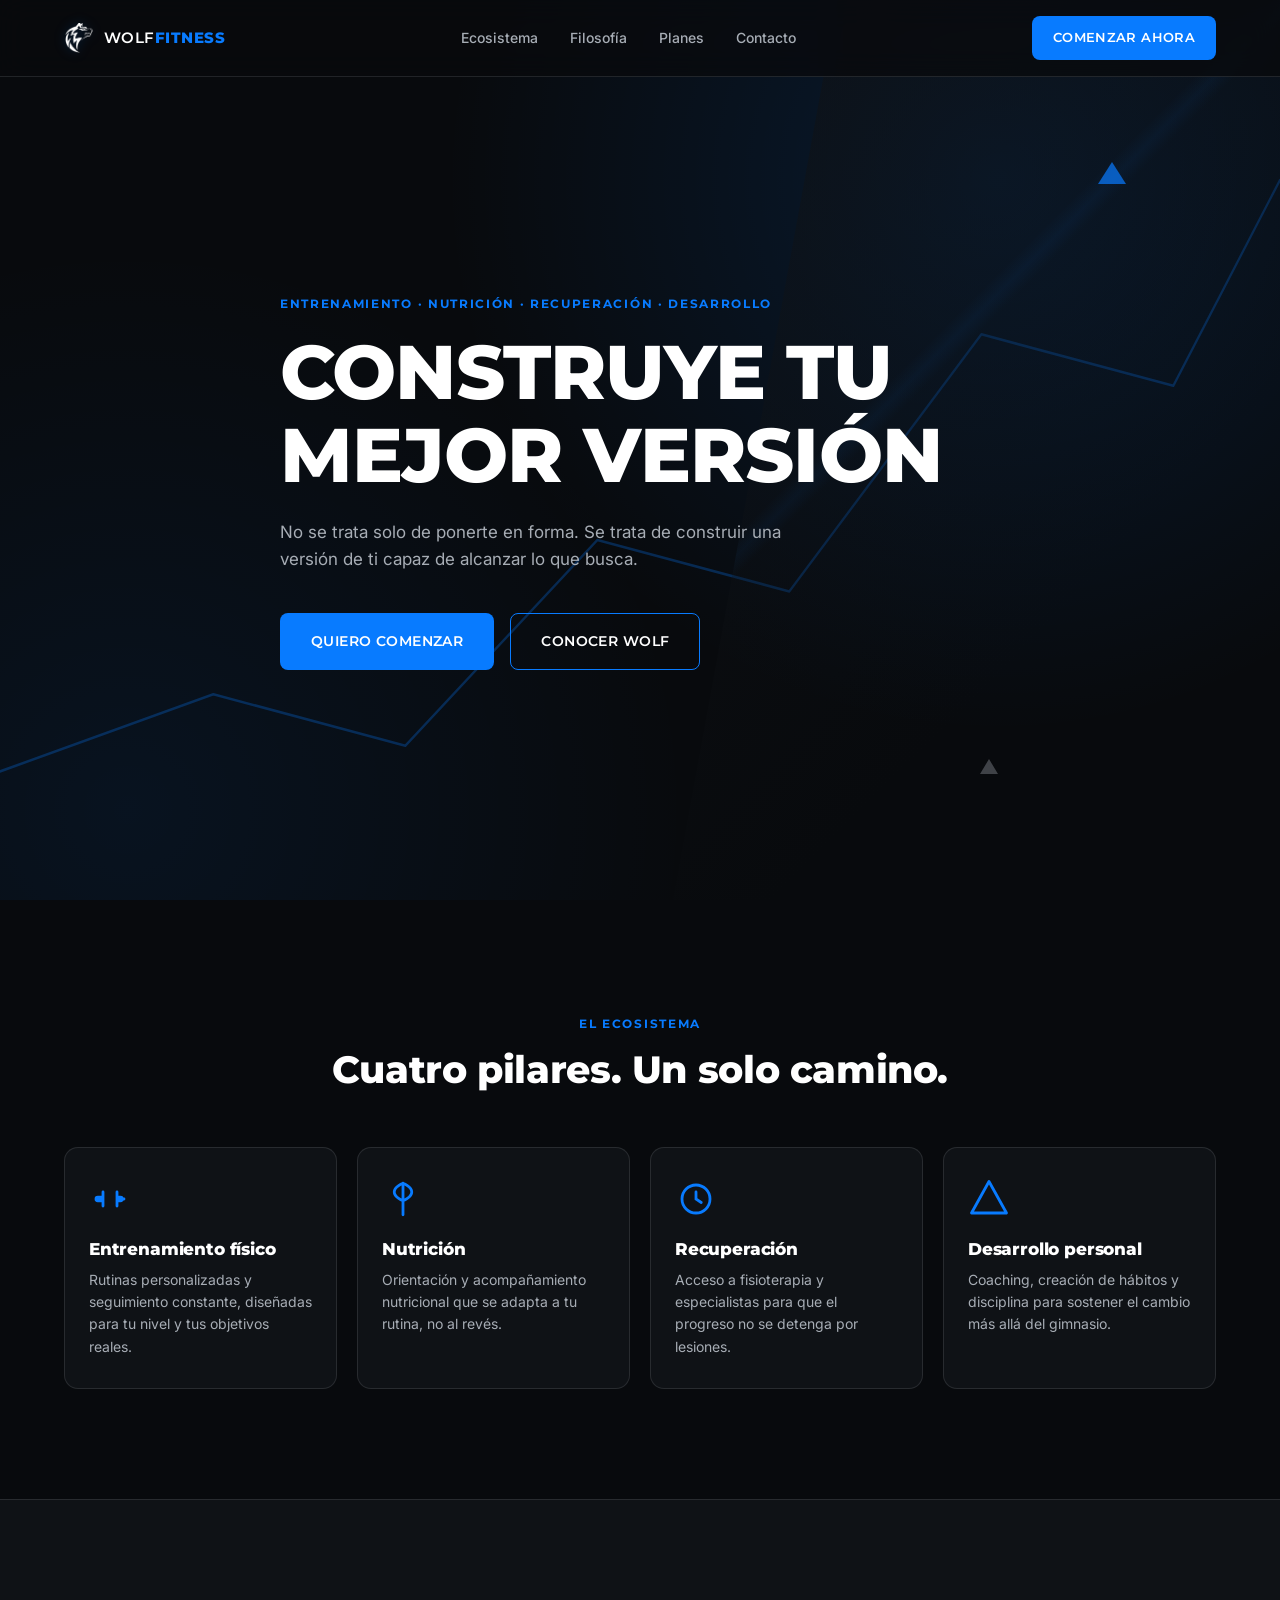
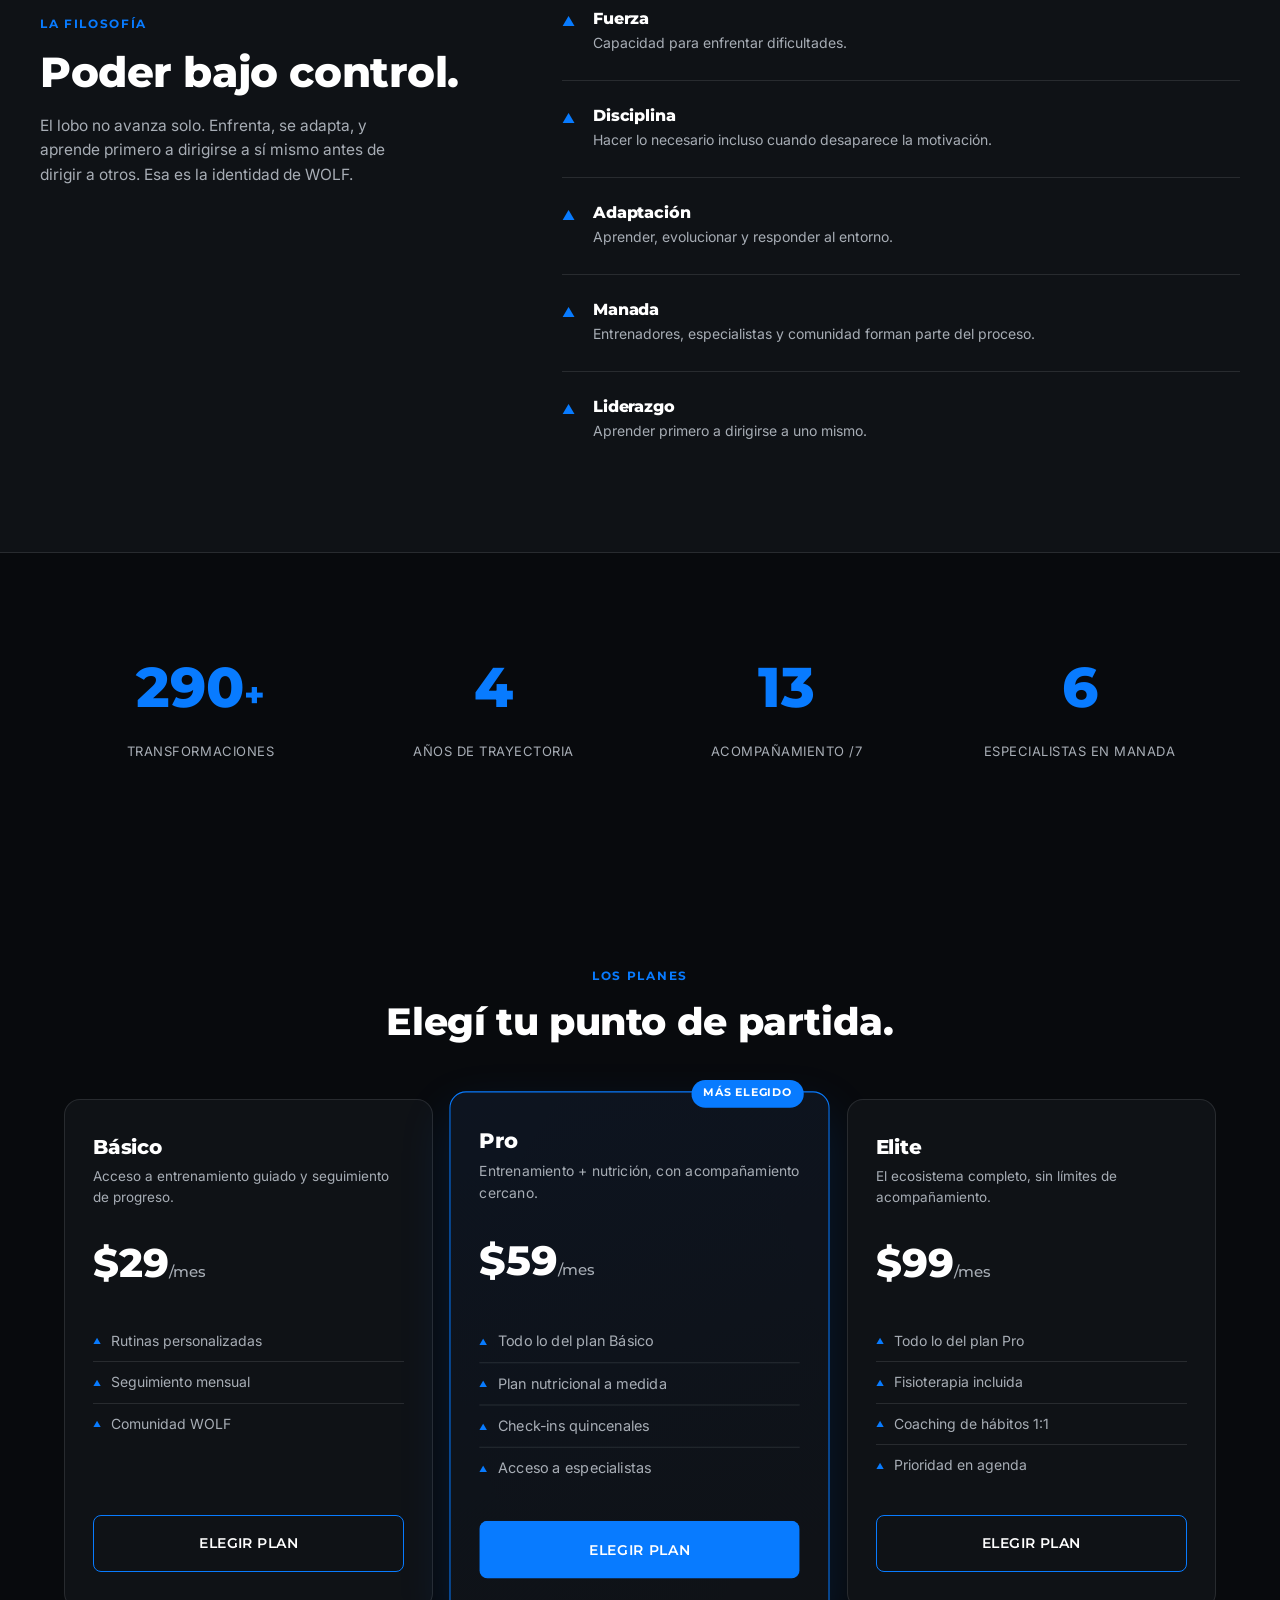
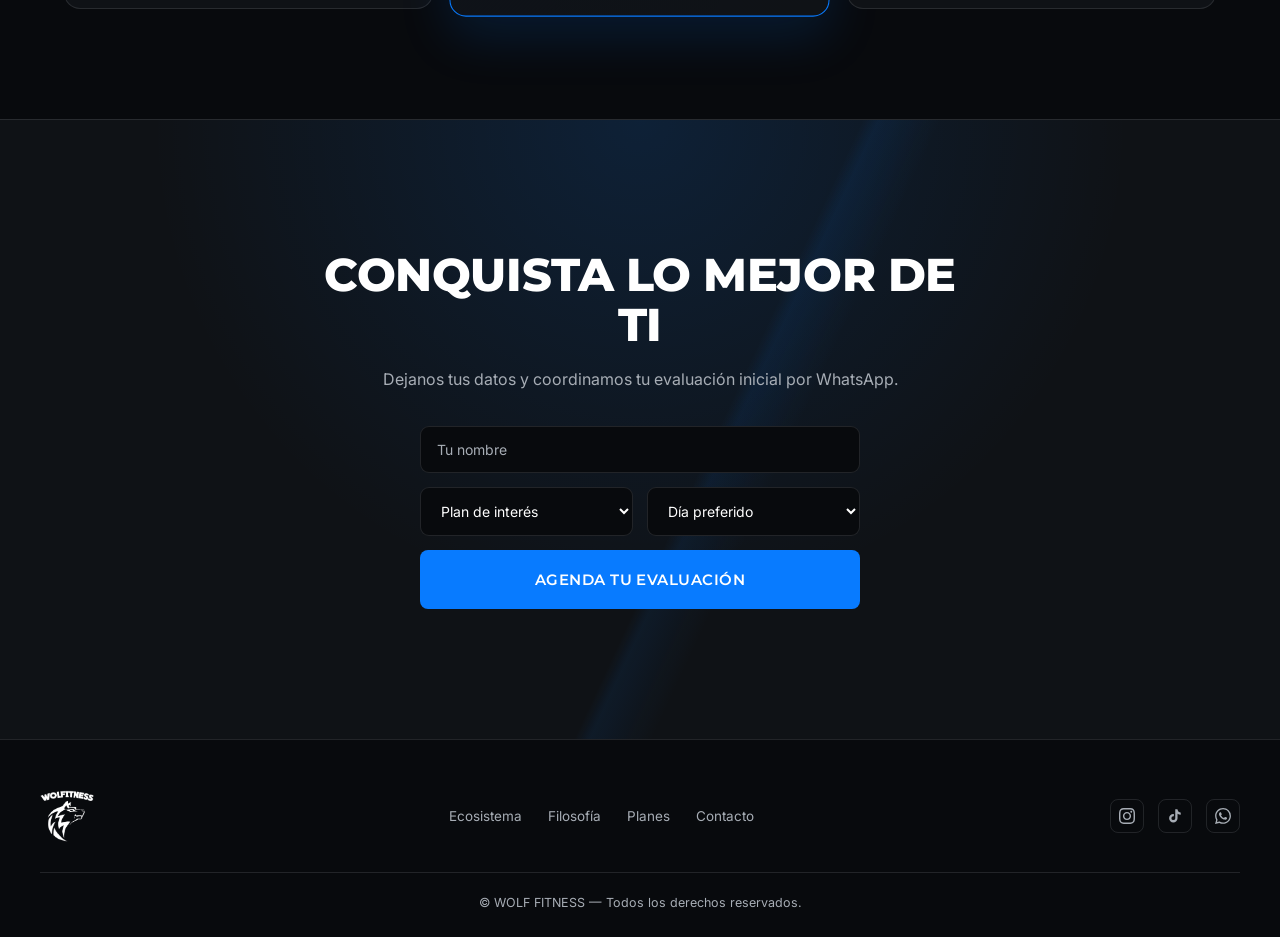
<file: index.html>
<!DOCTYPE html>
<html lang="es">

<head>
    <meta charset="UTF-8">
    <meta name="viewport" content="width=device-width, initial-scale=1.0">
    <title>WOLF FITNESS — Conquista lo mejor de ti</title>
    <link rel="preconnect" href="https://fonts.googleapis.com">
    <link
        href="https://fonts.googleapis.com/css2?family=Inter:wght@400;500;600&family=Montserrat:wght@600;700;800&display=swap"
        rel="stylesheet">
    <link rel="icon" type="image/png" href="../assets/favicon.png">
    <link rel="stylesheet" href="./src/Style/style.css">
</head>

<body>

    <!-- NAV -->
    <header class="nav" id="nav">
        <div class="nav-inner">
            <a href="#" class="logo">
                <img class="logo-mark" src="./src/logo-icon.png" alt="Wolf Fitness">
                <span>WOLF<b>FITNESS</b></span>
            </a>

            <nav class="nav-links" id="navLinks">
                <a href="#ecosistema">Ecosistema</a>
                <a href="#lobo">Filosofía</a>
                <a href="#planes">Planes</a>
                <a href="#contacto">Contacto</a>
            </nav>

            <a href="#contacto" class="btn btn-primary btn-small">COMENZAR AHORA</a>

            <button class="nav-toggle" id="navToggle" aria-label="Abrir menú">
                <span></span><span></span><span></span>
            </button>
        </div>
    </header>

    <!-- HERO -->
    <section class="hero">
        <div class="hero-bg">
            <svg class="hero-lines" viewBox="0 0 1200 700" preserveAspectRatio="none">
                <polyline points="0,600 200,540 380,580 560,420 740,460 920,260 1100,300 1200,140" />
            </svg>
            <div class="hero-cut"></div>
            <div class="hero-tri hero-tri-1"></div>
            <div class="hero-tri hero-tri-2"></div>
        </div>

        <div class="hero-content">
            <span class="eyebrow">ENTRENAMIENTO · NUTRICIÓN · RECUPERACIÓN · DESARROLLO</span>
            <h1>CONSTRUYE TU<br>MEJOR VERSIÓN</h1>
            <p class="hero-sub">
                No se trata solo de ponerte en forma. Se trata de construir una versión de ti
                capaz de alcanzar lo que busca.
            </p>
            <div class="hero-actions">
                <a href="#contacto" class="btn btn-primary">QUIERO COMENZAR</a>
                <a href="#ecosistema" class="btn btn-secondary">CONOCER WOLF</a>
            </div>
        </div>
    </section>

    <!-- ECOSISTEMA -->
    <section class="ecosistema" id="ecosistema">
        <div class="section-head">
            <span class="eyebrow eyebrow-dark">EL ECOSISTEMA</span>
            <h2>Cuatro pilares. Un solo camino.</h2>
        </div>

        <div class="grid-4">
            <article class="pillar-card">
                <div class="pillar-icon"><svg viewBox="0 0 24 24">
                        <path
                            d="M4 12h4M16 12h4M8 8v8M16 8v8M4 12a1 1 0 011-1h2v2H5a1 1 0 01-1-1zM19 12a1 1 0 00-1-1h-2v2h2a1 1 0 001-1z"
                            stroke="#087BFF" stroke-width="1.6" fill="none" stroke-linecap="round" />
                    </svg></div>
                <h3>Entrenamiento físico</h3>
                <p>Rutinas personalizadas y seguimiento constante, diseñadas para tu nivel y tus objetivos reales.</p>
            </article>

            <article class="pillar-card">
                <div class="pillar-icon"><svg viewBox="0 0 24 24">
                        <path d="M12 3v18M7 8c0-3 5-5 5-5s5 2 5 5-5 5-5 5-5-2-5-5z" stroke="#087BFF" stroke-width="1.6"
                            fill="none" stroke-linecap="round" stroke-linejoin="round" />
                    </svg></div>
                <h3>Nutrición</h3>
                <p>Orientación y acompañamiento nutricional que se adapta a tu rutina, no al revés.</p>
            </article>

            <article class="pillar-card">
                <div class="pillar-icon"><svg viewBox="0 0 24 24">
                        <circle cx="12" cy="12" r="8" stroke="#087BFF" stroke-width="1.6" fill="none" />
                        <path d="M12 8v4l3 2" stroke="#087BFF" stroke-width="1.6" fill="none" stroke-linecap="round" />
                    </svg></div>
                <h3>Recuperación</h3>
                <p>Acceso a fisioterapia y especialistas para que el progreso no se detenga por lesiones.</p>
            </article>

            <article class="pillar-card">
                <div class="pillar-icon"><svg viewBox="0 0 24 24">
                        <path d="M12 2 L22 20 L2 20 Z" stroke="#087BFF" stroke-width="1.6" fill="none"
                            stroke-linejoin="round" />
                    </svg></div>
                <h3>Desarrollo personal</h3>
                <p>Coaching, creación de hábitos y disciplina para sostener el cambio más allá del gimnasio.</p>
            </article>
        </div>
    </section>

    <!-- FILOSOFÍA DEL LOBO -->
    <section class="lobo" id="lobo">
        <div class="lobo-inner">
            <div class="lobo-text">
                <span class="eyebrow">LA FILOSOFÍA</span>
                <h2>Poder bajo control.</h2>
                <p>
                    El lobo no avanza solo. Enfrenta, se adapta, y aprende primero a dirigirse
                    a sí mismo antes de dirigir a otros. Esa es la identidad de WOLF.
                </p>
            </div>

            <div class="lobo-traits">
                <div class="trait"><span class="trait-mark">▲</span>
                    <div>
                        <h4>Fuerza</h4>
                        <p>Capacidad para enfrentar dificultades.</p>
                    </div>
                </div>
                <div class="trait"><span class="trait-mark">▲</span>
                    <div>
                        <h4>Disciplina</h4>
                        <p>Hacer lo necesario incluso cuando desaparece la motivación.</p>
                    </div>
                </div>
                <div class="trait"><span class="trait-mark">▲</span>
                    <div>
                        <h4>Adaptación</h4>
                        <p>Aprender, evolucionar y responder al entorno.</p>
                    </div>
                </div>
                <div class="trait"><span class="trait-mark">▲</span>
                    <div>
                        <h4>Manada</h4>
                        <p>Entrenadores, especialistas y comunidad forman parte del proceso.</p>
                    </div>
                </div>
                <div class="trait"><span class="trait-mark">▲</span>
                    <div>
                        <h4>Liderazgo</h4>
                        <p>Aprender primero a dirigirse a uno mismo.</p>
                    </div>
                </div>
            </div>
        </div>
    </section>

    <!-- STATS -->
    <section class="stats">
        <div class="stat"><span class="stat-num" data-target="500">0</span><span class="stat-plus">+</span><span
                class="stat-label">Transformaciones</span></div>
        <div class="stat"><span class="stat-num" data-target="8">0</span><span class="stat-label">Años de
                trayectoria</span></div>
        <div class="stat"><span class="stat-num" data-target="24">0</span><span class="stat-label">Acompañamiento
                /7</span></div>
        <div class="stat"><span class="stat-num" data-target="12">0</span><span class="stat-label">Especialistas en
                manada</span></div>
    </section>

    <!-- PLANES -->
    <section class="planes" id="planes">
        <div class="section-head">
            <span class="eyebrow eyebrow-dark">LOS PLANES</span>
            <h2>Elegí tu punto de partida.</h2>
        </div>

        <div class="grid-3">
            <article class="plan-card">
                <h3>Básico</h3>
                <p class="plan-desc">Acceso a entrenamiento guiado y seguimiento de progreso.</p>
                <div class="plan-price">$29<span>/mes</span></div>
                <ul class="plan-list">
                    <li>Rutinas personalizadas</li>
                    <li>Seguimiento mensual</li>
                    <li>Comunidad WOLF</li>
                </ul>
                <a href="#contacto" class="btn btn-secondary btn-block">ELEGIR PLAN</a>
            </article>

            <article class="plan-card plan-featured">
                <span class="plan-tag">MÁS ELEGIDO</span>
                <h3>Pro</h3>
                <p class="plan-desc">Entrenamiento + nutrición, con acompañamiento cercano.</p>
                <div class="plan-price">$59<span>/mes</span></div>
                <ul class="plan-list">
                    <li>Todo lo del plan Básico</li>
                    <li>Plan nutricional a medida</li>
                    <li>Check-ins quincenales</li>
                    <li>Acceso a especialistas</li>
                </ul>
                <a href="#contacto" class="btn btn-primary btn-block">ELEGIR PLAN</a>
            </article>

            <article class="plan-card">
                <h3>Elite</h3>
                <p class="plan-desc">El ecosistema completo, sin límites de acompañamiento.</p>
                <div class="plan-price">$99<span>/mes</span></div>
                <ul class="plan-list">
                    <li>Todo lo del plan Pro</li>
                    <li>Fisioterapia incluida</li>
                    <li>Coaching de hábitos 1:1</li>
                    <li>Prioridad en agenda</li>
                </ul>
                <a href="#contacto" class="btn btn-secondary btn-block">ELEGIR PLAN</a>
            </article>
        </div>
    </section>

    <!-- CTA -->
    <section class="cta" id="contacto">
        <div class="cta-cut"></div>
        <div class="cta-content">
            <h2>CONQUISTA LO MEJOR DE TI</h2>
            <p>Dejanos tus datos y coordinamos tu evaluación inicial por WhatsApp.</p>

            <form class="cta-form" id="ctaForm">
                <div class="form-row">
                    <input type="text" id="ctaNombre" placeholder="Tu nombre" required>
                </div>

                <div class="form-row form-row-split">
                    <select id="ctaPlan" required>
                        <option value="" disabled selected>Plan de interés</option>
                        <option value="Básico">Básico</option>
                        <option value="Pro">Pro</option>
                        <option value="Elite">Elite</option>
                        <option value="Todavía no lo sé">Todavía no lo sé</option>
                    </select>

                    <select id="ctaDia" required>
                        <option value="" disabled selected>Día preferido</option>
                        <option value="Lunes">Lunes</option>
                        <option value="Martes">Martes</option>
                        <option value="Miércoles">Miércoles</option>
                        <option value="Jueves">Jueves</option>
                        <option value="Viernes">Viernes</option>
                        <option value="Sábado">Sábado</option>
                    </select>
                </div>

                <button type="submit" class="btn btn-primary btn-large btn-block">
                    AGENDA TU EVALUACIÓN
                </button>
            </form>
        </div>
    </section>

    <!-- FOOTER -->
    <footer class="footer">
        <div class="footer-inner">
            <a href="#" class="logo logo-footer">
                <img class="logo-full" src="./src/logo-full.png" alt="Wolf Fitness">
            </a>

            <nav class="footer-links">
                <a href="#ecosistema">Ecosistema</a>
                <a href="#lobo">Filosofía</a>
                <a href="#planes">Planes</a>
                <a href="#contacto">Contacto</a>
            </nav>


            <div class="footer-social">
                <a href="https://instagram.com/conquistalomejordeti" aria-label="Instagram" target="_blank">
                    <svg xmlns="http://www.w3.org/2000/svg" width="16" height="16" fill="currentColor"
                        viewBox="0 0 24 24">
                        <path
                            d="M12 2.163c3.204 0 3.584.012 4.85.07 3.252.148 4.771 1.691 4.919 4.919.058 1.265.069 1.645.069 4.849 0 3.205-.012 3.584-.069 4.849-.149 3.225-1.664 4.771-4.919 4.919-1.266.058-1.644.07-4.85.07-3.204 0-3.584-.012-4.849-.07-3.26-.149-4.771-1.699-4.919-4.92-.058-1.265-.07-1.644-.07-4.849 0-3.204.013-3.583.07-4.849.149-3.227 1.664-4.771 4.919-4.919 1.266-.057 1.645-.069 4.849-.069zm0-2.163c-3.259 0-3.667.014-4.947.072-4.358.2-6.78 2.618-6.98 6.98-.059 1.281-.073 1.689-.073 4.948 0 3.259.014 3.668.072 4.948.2 4.358 2.618 6.78 6.98 6.98 1.281.058 1.689.072 4.948.072 3.259 0 3.668-.014 4.948-.072 4.354-.2 6.782-2.618 6.979-6.98.059-1.28.073-1.689.073-4.948 0-3.259-.014-3.667-.072-4.947-.196-4.354-2.617-6.78-6.979-6.98-1.281-.059-1.69-.073-4.949-.073zm0 5.838c-3.403 0-6.162 2.759-6.162 6.162s2.759 6.163 6.162 6.163 6.162-2.759 6.162-6.163c0-3.403-2.759-6.162-6.162-6.162zm0 10.162c-2.209 0-4-1.79-4-4 0-2.209 1.791-4 4-4s4 1.791 4 4c0 2.21-1.791 4-4 4zm6.406-11.845c-.796 0-1.441.645-1.441 1.44s.645 1.44 1.441 1.44c.795 0 1.439-.645 1.439-1.44s-.644-1.44-1.439-1.44z" />
                    </svg>
                </a>
                <a href="https://tiktok.com/@conquistalomejordeti" aria-label="TikTok" target="_blank">
                    <svg xmlns="http://www.w3.org/2000/svg" width="16" height="16" fill="currentColor"
                        viewBox="0 0 24 24">
                        <path
                            d="M19.59 6.69a4.83 4.83 0 01-3.77-4.25V2h-3.45v13.67a2.89 2.89 0 01-2.88 2.5 2.89 2.89 0 01-2.89-2.89 2.89 2.89 0 012.89-2.89c.28 0 .54.04.79.1V9.01a6.33 6.33 0 00-.79-.05 6.34 6.34 0 00-6.34 6.34 6.34 6.34 0 006.34 6.34 6.34 6.34 0 006.33-6.34V8.69a8.18 8.18 0 004.78 1.52V6.75a4.85 4.85 0 01-1.01-.06z" />
                    </svg>
                </a>
                <a href="https://wa.me/522212893014" aria-label="WhatsApp" target="_blank">
                    <svg xmlns="http://www.w3.org/2000/svg" width="16" height="16" fill="currentColor"
                        viewBox="0 0 24 24">
                        <path
                            d="M17.472 14.382c-.297-.149-1.758-.867-2.03-.967-.273-.099-.471-.148-.67.15-.197.297-.767.966-.94 1.164-.173.199-.347.223-.644.075-.297-.15-1.255-.463-2.39-1.475-.883-.788-1.48-1.761-1.653-2.059-.173-.297-.018-.458.13-.606.134-.133.298-.347.446-.52.149-.174.198-.298.298-.497.099-.198.05-.371-.025-.52-.075-.149-.669-1.612-.916-2.207-.242-.579-.487-.5-.669-.51-.173-.008-.371-.01-.57-.01-.198 0-.52.074-.792.372-.272.297-1.04 1.016-1.04 2.479 0 1.462 1.065 2.875 1.213 3.074.149.198 2.096 3.2 5.077 4.487.709.306 1.262.489 1.694.625.712.227 1.36.195 1.871.118.571-.085 1.758-.719 2.006-1.413.248-.694.248-1.289.173-1.413-.074-.124-.272-.198-.57-.347m-5.421 7.403h-.004a9.87 9.87 0 01-5.031-1.378l-.361-.214-3.741.982.998-3.648-.235-.374a9.86 9.86 0 01-1.51-5.26c.001-5.45 4.436-9.884 9.888-9.884 2.64 0 5.122 1.03 6.988 2.898a9.825 9.825 0 012.893 6.994c-.003 5.45-4.437 9.884-9.885 9.884m8.413-18.297A11.815 11.815 0 0012.05 0C5.495 0 .16 5.335.157 11.892c0 2.096.547 4.142 1.588 5.945L.057 24l6.305-1.654a11.882 11.882 0 005.683 1.448h.005c6.554 0 11.89-5.335 11.893-11.893a11.821 11.821 0 00-3.48-8.413z" />
                    </svg>
                </a>
            </div>
        </div>
        <div class="footer-bottom">© WOLF FITNESS — Todos los derechos reservados.</div>
    </footer>

    <script src="./src/Script/app.js"></script>
</body>

</html>
</file>
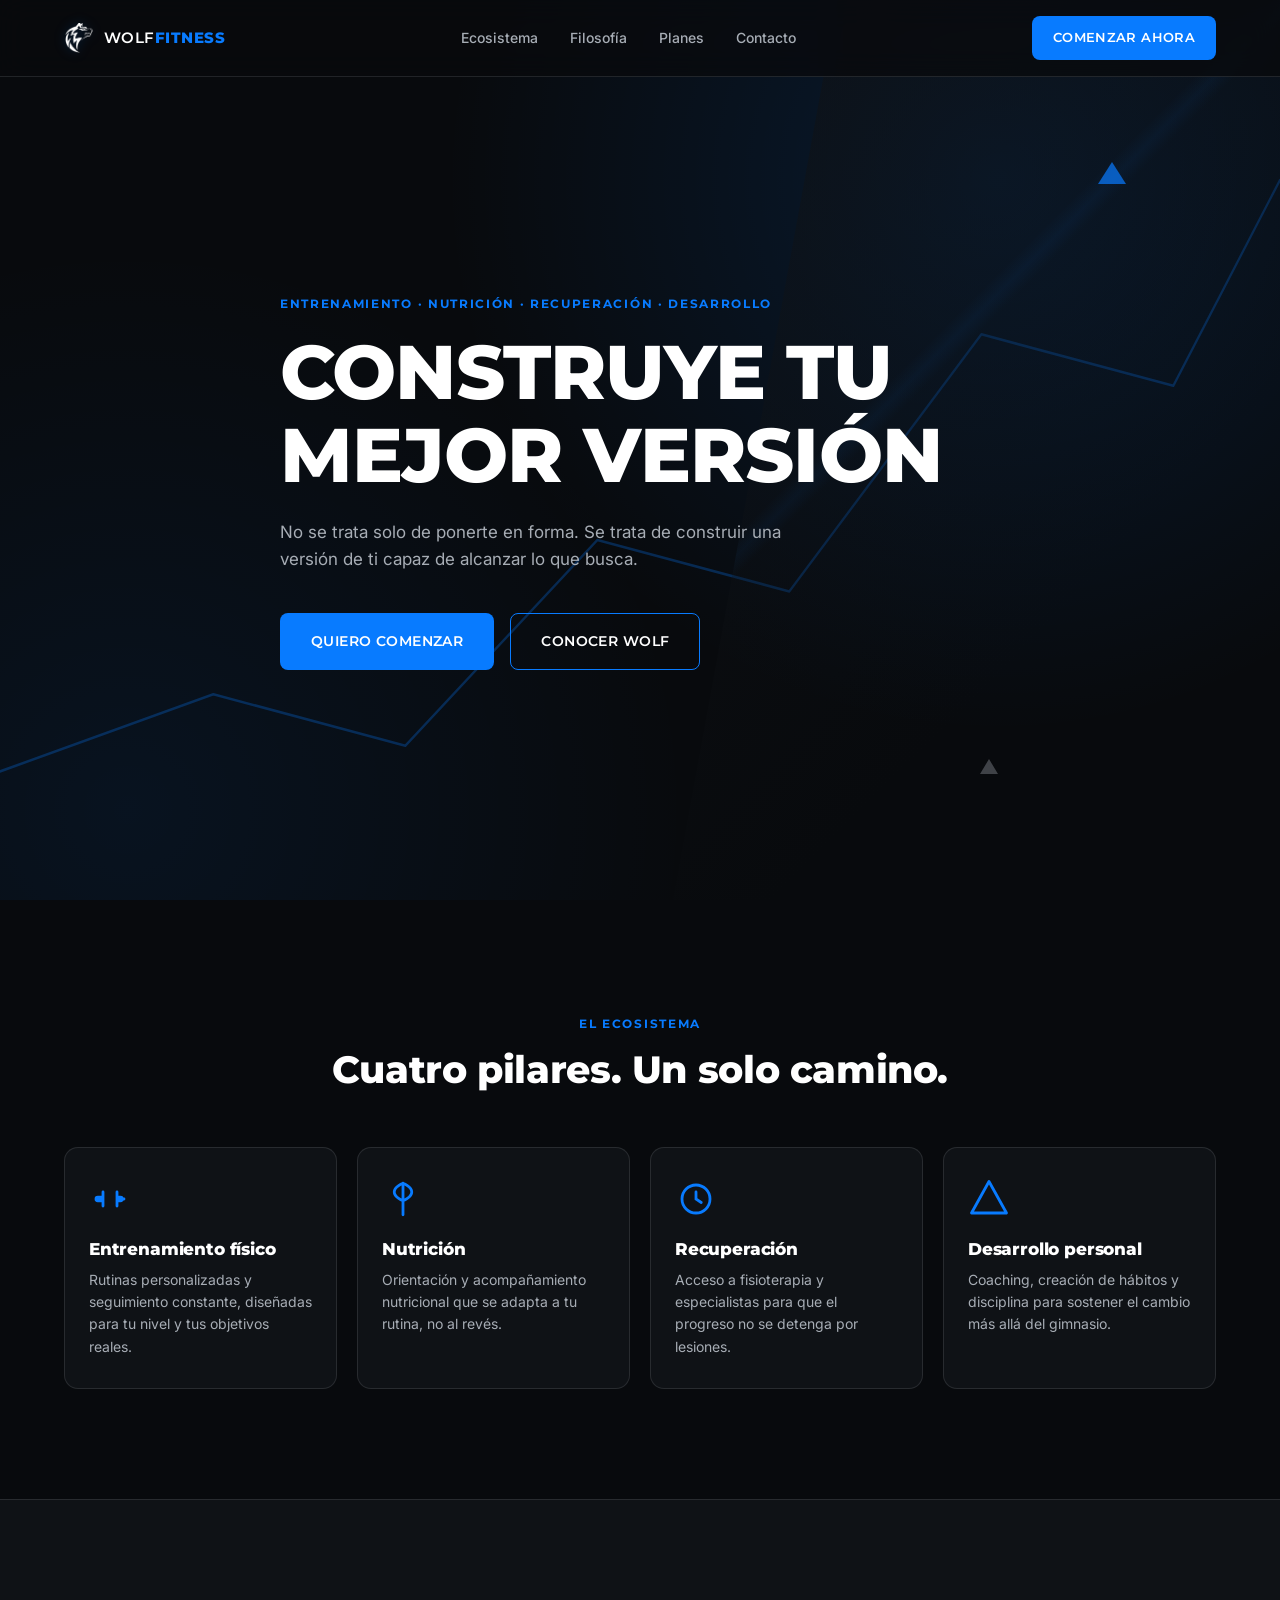
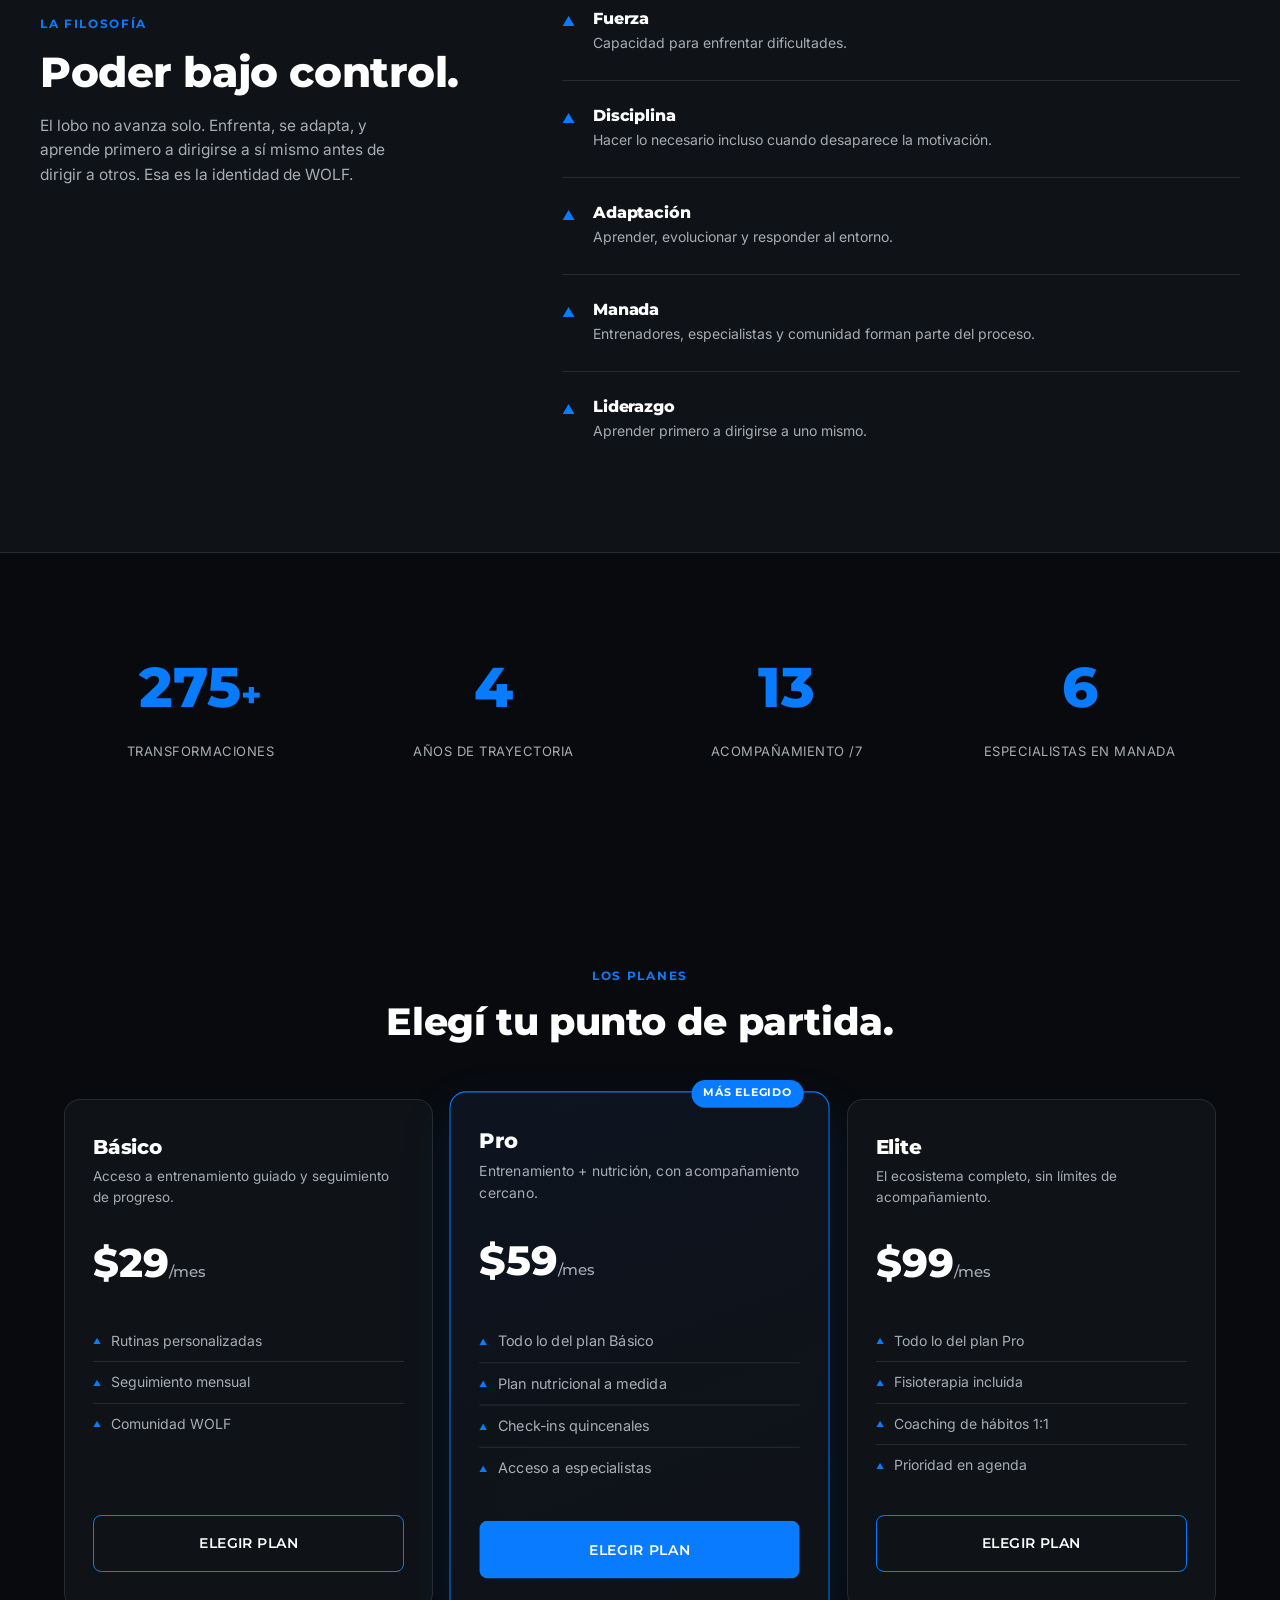
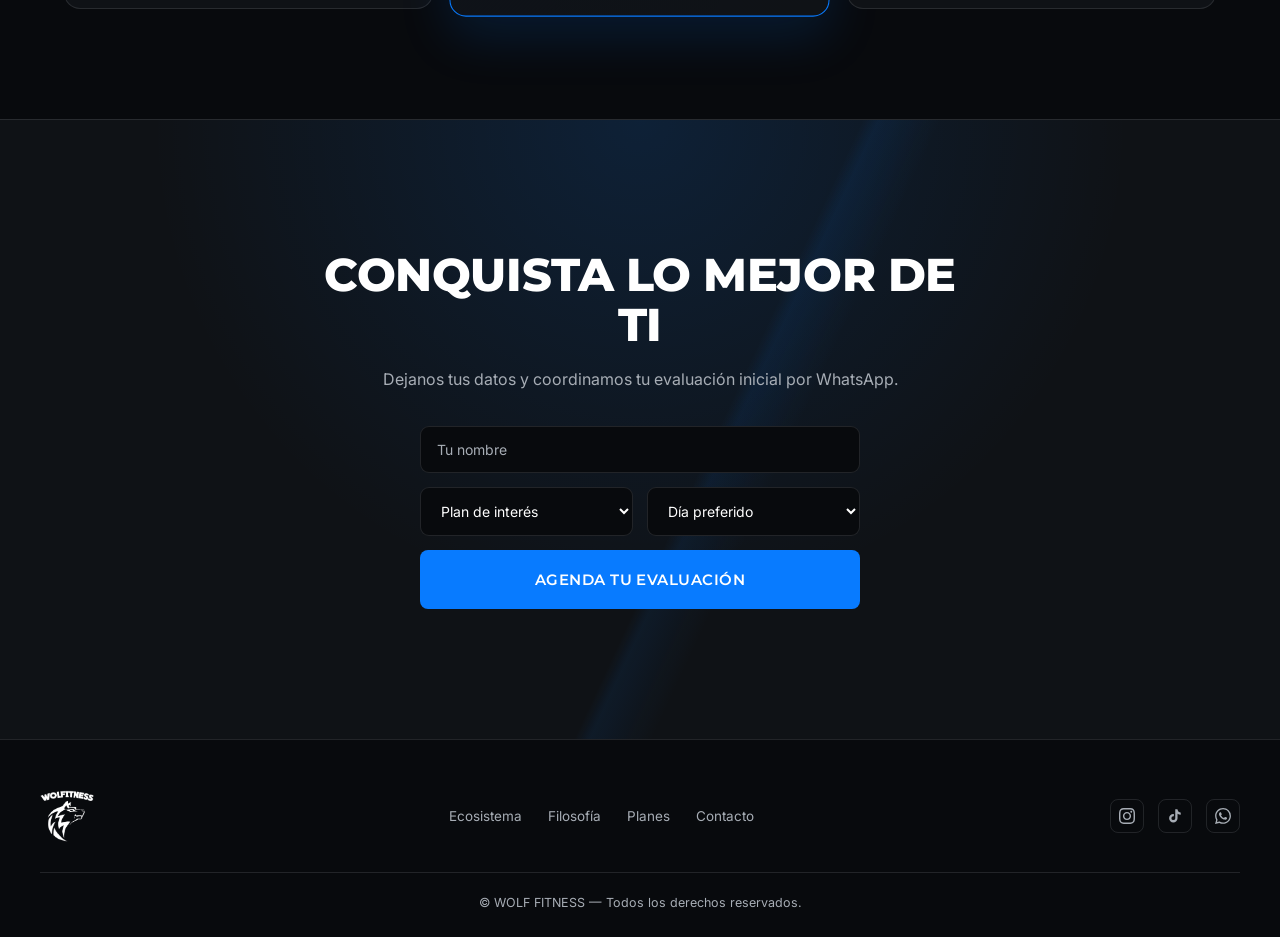
<file: src/Index.html>
<!DOCTYPE html>
<html lang="es">

<head>
    <meta charset="UTF-8">
    <meta name="viewport" content="width=device-width, initial-scale=1.0">
    <title>WOLF FITNESS — Conquista lo mejor de ti</title>
    <link rel="preconnect" href="https://fonts.googleapis.com">
    <link
        href="https://fonts.googleapis.com/css2?family=Inter:wght@400;500;600&family=Montserrat:wght@600;700;800&display=swap"
        rel="stylesheet">
    <link rel="icon" type="image/png" href="../assets/favicon.png">
    <link rel="stylesheet" href="./Style/style.css">
</head>

<body>

    <!-- NAV -->
    <header class="nav" id="nav">
        <div class="nav-inner">
            <a href="#" class="logo">
                <img class="logo-mark" src="./logo-icon.png" alt="Wolf Fitness">
                <span>WOLF<b>FITNESS</b></span>
            </a>

            <nav class="nav-links" id="navLinks">
                <a href="#ecosistema">Ecosistema</a>
                <a href="#lobo">Filosofía</a>
                <a href="#planes">Planes</a>
                <a href="#contacto">Contacto</a>
            </nav>

            <a href="#contacto" class="btn btn-primary btn-small">COMENZAR AHORA</a>

            <button class="nav-toggle" id="navToggle" aria-label="Abrir menú">
                <span></span><span></span><span></span>
            </button>
        </div>
    </header>

    <!-- HERO -->
    <section class="hero">
        <div class="hero-bg">
            <svg class="hero-lines" viewBox="0 0 1200 700" preserveAspectRatio="none">
                <polyline points="0,600 200,540 380,580 560,420 740,460 920,260 1100,300 1200,140" />
            </svg>
            <div class="hero-cut"></div>
            <div class="hero-tri hero-tri-1"></div>
            <div class="hero-tri hero-tri-2"></div>
        </div>

        <div class="hero-content">
            <span class="eyebrow">ENTRENAMIENTO · NUTRICIÓN · RECUPERACIÓN · DESARROLLO</span>
            <h1>CONSTRUYE TU<br>MEJOR VERSIÓN</h1>
            <p class="hero-sub">
                No se trata solo de ponerte en forma. Se trata de construir una versión de ti
                capaz de alcanzar lo que busca.
            </p>
            <div class="hero-actions">
                <a href="#contacto" class="btn btn-primary">QUIERO COMENZAR</a>
                <a href="#ecosistema" class="btn btn-secondary">CONOCER WOLF</a>
            </div>
        </div>
    </section>

    <!-- ECOSISTEMA -->
    <section class="ecosistema" id="ecosistema">
        <div class="section-head">
            <span class="eyebrow eyebrow-dark">EL ECOSISTEMA</span>
            <h2>Cuatro pilares. Un solo camino.</h2>
        </div>

        <div class="grid-4">
            <article class="pillar-card">
                <div class="pillar-icon"><svg viewBox="0 0 24 24">
                        <path
                            d="M4 12h4M16 12h4M8 8v8M16 8v8M4 12a1 1 0 011-1h2v2H5a1 1 0 01-1-1zM19 12a1 1 0 00-1-1h-2v2h2a1 1 0 001-1z"
                            stroke="#087BFF" stroke-width="1.6" fill="none" stroke-linecap="round" />
                    </svg></div>
                <h3>Entrenamiento físico</h3>
                <p>Rutinas personalizadas y seguimiento constante, diseñadas para tu nivel y tus objetivos reales.</p>
            </article>

            <article class="pillar-card">
                <div class="pillar-icon"><svg viewBox="0 0 24 24">
                        <path d="M12 3v18M7 8c0-3 5-5 5-5s5 2 5 5-5 5-5 5-5-2-5-5z" stroke="#087BFF" stroke-width="1.6"
                            fill="none" stroke-linecap="round" stroke-linejoin="round" />
                    </svg></div>
                <h3>Nutrición</h3>
                <p>Orientación y acompañamiento nutricional que se adapta a tu rutina, no al revés.</p>
            </article>

            <article class="pillar-card">
                <div class="pillar-icon"><svg viewBox="0 0 24 24">
                        <circle cx="12" cy="12" r="8" stroke="#087BFF" stroke-width="1.6" fill="none" />
                        <path d="M12 8v4l3 2" stroke="#087BFF" stroke-width="1.6" fill="none" stroke-linecap="round" />
                    </svg></div>
                <h3>Recuperación</h3>
                <p>Acceso a fisioterapia y especialistas para que el progreso no se detenga por lesiones.</p>
            </article>

            <article class="pillar-card">
                <div class="pillar-icon"><svg viewBox="0 0 24 24">
                        <path d="M12 2 L22 20 L2 20 Z" stroke="#087BFF" stroke-width="1.6" fill="none"
                            stroke-linejoin="round" />
                    </svg></div>
                <h3>Desarrollo personal</h3>
                <p>Coaching, creación de hábitos y disciplina para sostener el cambio más allá del gimnasio.</p>
            </article>
        </div>
    </section>

    <!-- FILOSOFÍA DEL LOBO -->
    <section class="lobo" id="lobo">
        <div class="lobo-inner">
            <div class="lobo-text">
                <span class="eyebrow">LA FILOSOFÍA</span>
                <h2>Poder bajo control.</h2>
                <p>
                    El lobo no avanza solo. Enfrenta, se adapta, y aprende primero a dirigirse
                    a sí mismo antes de dirigir a otros. Esa es la identidad de WOLF.
                </p>
            </div>

            <div class="lobo-traits">
                <div class="trait"><span class="trait-mark">▲</span>
                    <div>
                        <h4>Fuerza</h4>
                        <p>Capacidad para enfrentar dificultades.</p>
                    </div>
                </div>
                <div class="trait"><span class="trait-mark">▲</span>
                    <div>
                        <h4>Disciplina</h4>
                        <p>Hacer lo necesario incluso cuando desaparece la motivación.</p>
                    </div>
                </div>
                <div class="trait"><span class="trait-mark">▲</span>
                    <div>
                        <h4>Adaptación</h4>
                        <p>Aprender, evolucionar y responder al entorno.</p>
                    </div>
                </div>
                <div class="trait"><span class="trait-mark">▲</span>
                    <div>
                        <h4>Manada</h4>
                        <p>Entrenadores, especialistas y comunidad forman parte del proceso.</p>
                    </div>
                </div>
                <div class="trait"><span class="trait-mark">▲</span>
                    <div>
                        <h4>Liderazgo</h4>
                        <p>Aprender primero a dirigirse a uno mismo.</p>
                    </div>
                </div>
            </div>
        </div>
    </section>

    <!-- STATS -->
    <section class="stats">
        <div class="stat"><span class="stat-num" data-target="500">0</span><span class="stat-plus">+</span><span
                class="stat-label">Transformaciones</span></div>
        <div class="stat"><span class="stat-num" data-target="8">0</span><span class="stat-label">Años de
                trayectoria</span></div>
        <div class="stat"><span class="stat-num" data-target="24">0</span><span class="stat-label">Acompañamiento
                /7</span></div>
        <div class="stat"><span class="stat-num" data-target="12">0</span><span class="stat-label">Especialistas en
                manada</span></div>
    </section>

    <!-- PLANES -->
    <section class="planes" id="planes">
        <div class="section-head">
            <span class="eyebrow eyebrow-dark">LOS PLANES</span>
            <h2>Elegí tu punto de partida.</h2>
        </div>

        <div class="grid-3">
            <article class="plan-card">
                <h3>Básico</h3>
                <p class="plan-desc">Acceso a entrenamiento guiado y seguimiento de progreso.</p>
                <div class="plan-price">$29<span>/mes</span></div>
                <ul class="plan-list">
                    <li>Rutinas personalizadas</li>
                    <li>Seguimiento mensual</li>
                    <li>Comunidad WOLF</li>
                </ul>
                <a href="#contacto" class="btn btn-secondary btn-block">ELEGIR PLAN</a>
            </article>

            <article class="plan-card plan-featured">
                <span class="plan-tag">MÁS ELEGIDO</span>
                <h3>Pro</h3>
                <p class="plan-desc">Entrenamiento + nutrición, con acompañamiento cercano.</p>
                <div class="plan-price">$59<span>/mes</span></div>
                <ul class="plan-list">
                    <li>Todo lo del plan Básico</li>
                    <li>Plan nutricional a medida</li>
                    <li>Check-ins quincenales</li>
                    <li>Acceso a especialistas</li>
                </ul>
                <a href="#contacto" class="btn btn-primary btn-block">ELEGIR PLAN</a>
            </article>

            <article class="plan-card">
                <h3>Elite</h3>
                <p class="plan-desc">El ecosistema completo, sin límites de acompañamiento.</p>
                <div class="plan-price">$99<span>/mes</span></div>
                <ul class="plan-list">
                    <li>Todo lo del plan Pro</li>
                    <li>Fisioterapia incluida</li>
                    <li>Coaching de hábitos 1:1</li>
                    <li>Prioridad en agenda</li>
                </ul>
                <a href="#contacto" class="btn btn-secondary btn-block">ELEGIR PLAN</a>
            </article>
        </div>
    </section>

    <!-- CTA -->
    <section class="cta" id="contacto">
        <div class="cta-cut"></div>
        <div class="cta-content">
            <h2>CONQUISTA LO MEJOR DE TI</h2>
            <p>Dejanos tus datos y coordinamos tu evaluación inicial por WhatsApp.</p>

            <form class="cta-form" id="ctaForm">
                <div class="form-row">
                    <input type="text" id="ctaNombre" placeholder="Tu nombre" required>
                </div>

                <div class="form-row form-row-split">
                    <select id="ctaPlan" required>
                        <option value="" disabled selected>Plan de interés</option>
                        <option value="Básico">Básico</option>
                        <option value="Pro">Pro</option>
                        <option value="Elite">Elite</option>
                        <option value="Todavía no lo sé">Todavía no lo sé</option>
                    </select>

                    <select id="ctaDia" required>
                        <option value="" disabled selected>Día preferido</option>
                        <option value="Lunes">Lunes</option>
                        <option value="Martes">Martes</option>
                        <option value="Miércoles">Miércoles</option>
                        <option value="Jueves">Jueves</option>
                        <option value="Viernes">Viernes</option>
                        <option value="Sábado">Sábado</option>
                    </select>
                </div>

                <button type="submit" class="btn btn-primary btn-large btn-block">
                    AGENDA TU EVALUACIÓN
                </button>
            </form>
        </div>
    </section>

    <!-- FOOTER -->
    <footer class="footer">
        <div class="footer-inner">
            <a href="#" class="logo logo-footer">
                <img class="logo-full" src="./logo-full.png" alt="Wolf Fitness">
            </a>

            <nav class="footer-links">
                <a href="#ecosistema">Ecosistema</a>
                <a href="#lobo">Filosofía</a>
                <a href="#planes">Planes</a>
                <a href="#contacto">Contacto</a>
            </nav>


            <div class="footer-social">
                <a href="https://instagram.com/conquistalomejordeti" aria-label="Instagram" target="_blank">
                    <svg xmlns="http://www.w3.org/2000/svg" width="16" height="16" fill="currentColor"
                        viewBox="0 0 24 24">
                        <path
                            d="M12 2.163c3.204 0 3.584.012 4.85.07 3.252.148 4.771 1.691 4.919 4.919.058 1.265.069 1.645.069 4.849 0 3.205-.012 3.584-.069 4.849-.149 3.225-1.664 4.771-4.919 4.919-1.266.058-1.644.07-4.85.07-3.204 0-3.584-.012-4.849-.07-3.26-.149-4.771-1.699-4.919-4.92-.058-1.265-.07-1.644-.07-4.849 0-3.204.013-3.583.07-4.849.149-3.227 1.664-4.771 4.919-4.919 1.266-.057 1.645-.069 4.849-.069zm0-2.163c-3.259 0-3.667.014-4.947.072-4.358.2-6.78 2.618-6.98 6.98-.059 1.281-.073 1.689-.073 4.948 0 3.259.014 3.668.072 4.948.2 4.358 2.618 6.78 6.98 6.98 1.281.058 1.689.072 4.948.072 3.259 0 3.668-.014 4.948-.072 4.354-.2 6.782-2.618 6.979-6.98.059-1.28.073-1.689.073-4.948 0-3.259-.014-3.667-.072-4.947-.196-4.354-2.617-6.78-6.979-6.98-1.281-.059-1.69-.073-4.949-.073zm0 5.838c-3.403 0-6.162 2.759-6.162 6.162s2.759 6.163 6.162 6.163 6.162-2.759 6.162-6.163c0-3.403-2.759-6.162-6.162-6.162zm0 10.162c-2.209 0-4-1.79-4-4 0-2.209 1.791-4 4-4s4 1.791 4 4c0 2.21-1.791 4-4 4zm6.406-11.845c-.796 0-1.441.645-1.441 1.44s.645 1.44 1.441 1.44c.795 0 1.439-.645 1.439-1.44s-.644-1.44-1.439-1.44z" />
                    </svg>
                </a>
                <a href="https://tiktok.com/@conquistalomejordeti" aria-label="TikTok" target="_blank">
                    <svg xmlns="http://www.w3.org/2000/svg" width="16" height="16" fill="currentColor"
                        viewBox="0 0 24 24">
                        <path
                            d="M19.59 6.69a4.83 4.83 0 01-3.77-4.25V2h-3.45v13.67a2.89 2.89 0 01-2.88 2.5 2.89 2.89 0 01-2.89-2.89 2.89 2.89 0 012.89-2.89c.28 0 .54.04.79.1V9.01a6.33 6.33 0 00-.79-.05 6.34 6.34 0 00-6.34 6.34 6.34 6.34 0 006.34 6.34 6.34 6.34 0 006.33-6.34V8.69a8.18 8.18 0 004.78 1.52V6.75a4.85 4.85 0 01-1.01-.06z" />
                    </svg>
                </a>
                <a href="https://wa.me/522212893014" aria-label="WhatsApp" target="_blank">
                    <svg xmlns="http://www.w3.org/2000/svg" width="16" height="16" fill="currentColor"
                        viewBox="0 0 24 24">
                        <path
                            d="M17.472 14.382c-.297-.149-1.758-.867-2.03-.967-.273-.099-.471-.148-.67.15-.197.297-.767.966-.94 1.164-.173.199-.347.223-.644.075-.297-.15-1.255-.463-2.39-1.475-.883-.788-1.48-1.761-1.653-2.059-.173-.297-.018-.458.13-.606.134-.133.298-.347.446-.52.149-.174.198-.298.298-.497.099-.198.05-.371-.025-.52-.075-.149-.669-1.612-.916-2.207-.242-.579-.487-.5-.669-.51-.173-.008-.371-.01-.57-.01-.198 0-.52.074-.792.372-.272.297-1.04 1.016-1.04 2.479 0 1.462 1.065 2.875 1.213 3.074.149.198 2.096 3.2 5.077 4.487.709.306 1.262.489 1.694.625.712.227 1.36.195 1.871.118.571-.085 1.758-.719 2.006-1.413.248-.694.248-1.289.173-1.413-.074-.124-.272-.198-.57-.347m-5.421 7.403h-.004a9.87 9.87 0 01-5.031-1.378l-.361-.214-3.741.982.998-3.648-.235-.374a9.86 9.86 0 01-1.51-5.26c.001-5.45 4.436-9.884 9.888-9.884 2.64 0 5.122 1.03 6.988 2.898a9.825 9.825 0 012.893 6.994c-.003 5.45-4.437 9.884-9.885 9.884m8.413-18.297A11.815 11.815 0 0012.05 0C5.495 0 .16 5.335.157 11.892c0 2.096.547 4.142 1.588 5.945L.057 24l6.305-1.654a11.882 11.882 0 005.683 1.448h.005c6.554 0 11.89-5.335 11.893-11.893a11.821 11.821 0 00-3.48-8.413z" />
                    </svg>
                </a>
            </div>
        </div>
        <div class="footer-bottom">© WOLF FITNESS — Todos los derechos reservados.</div>
    </footer>

    <script src="./Script/app.js"></script>
</body>

</html>
</file>
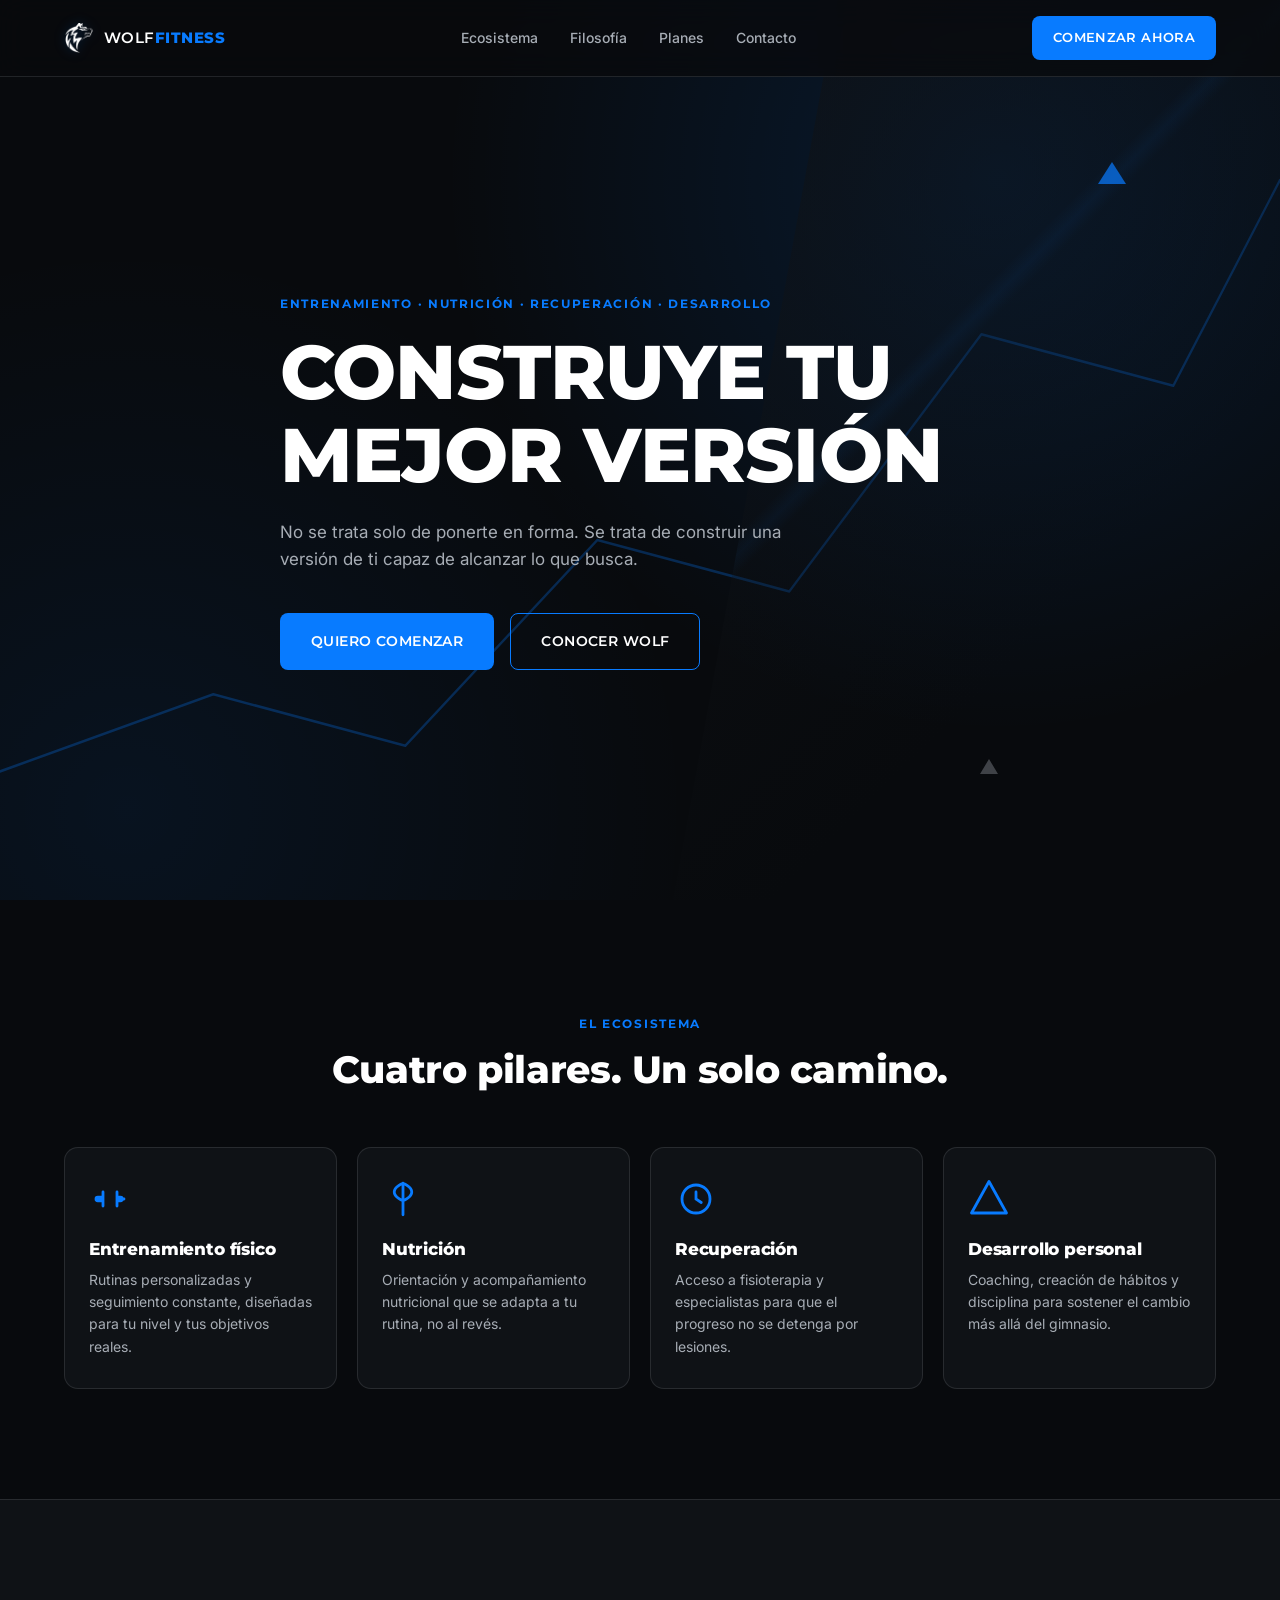
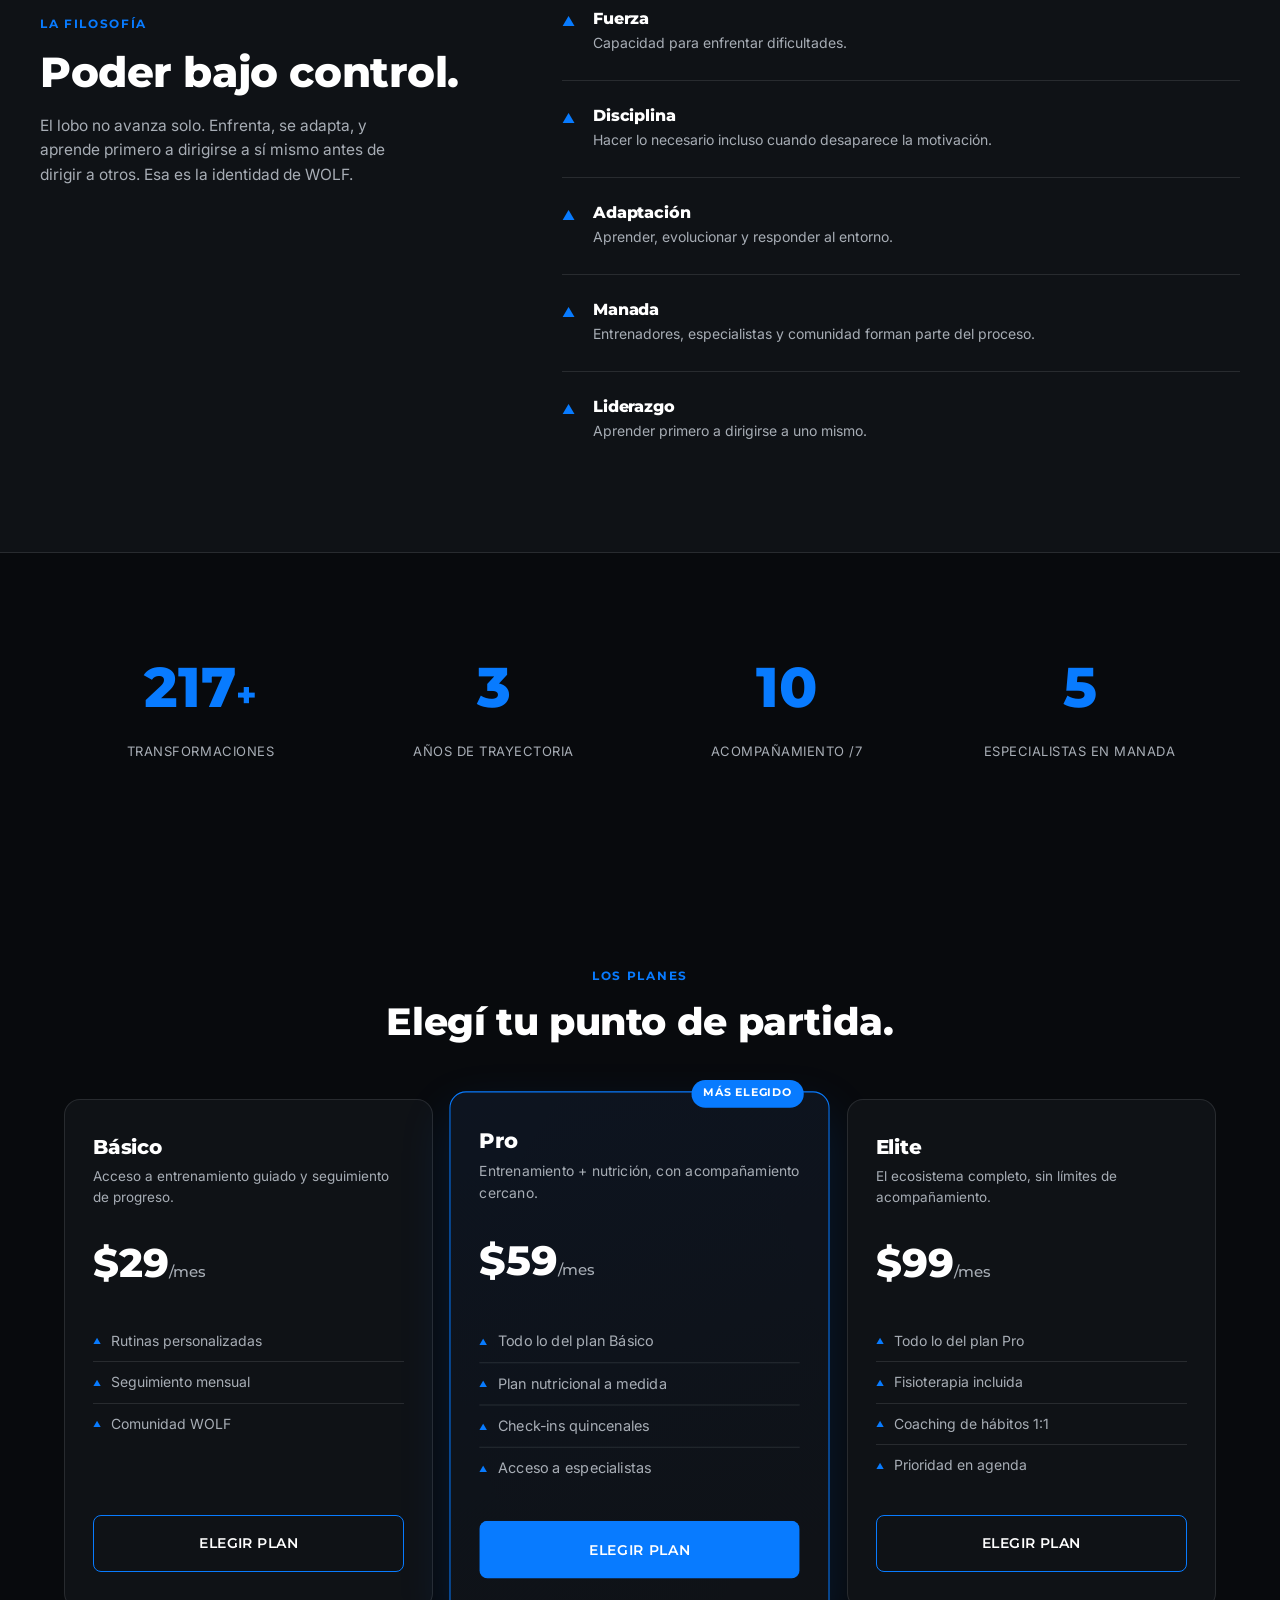
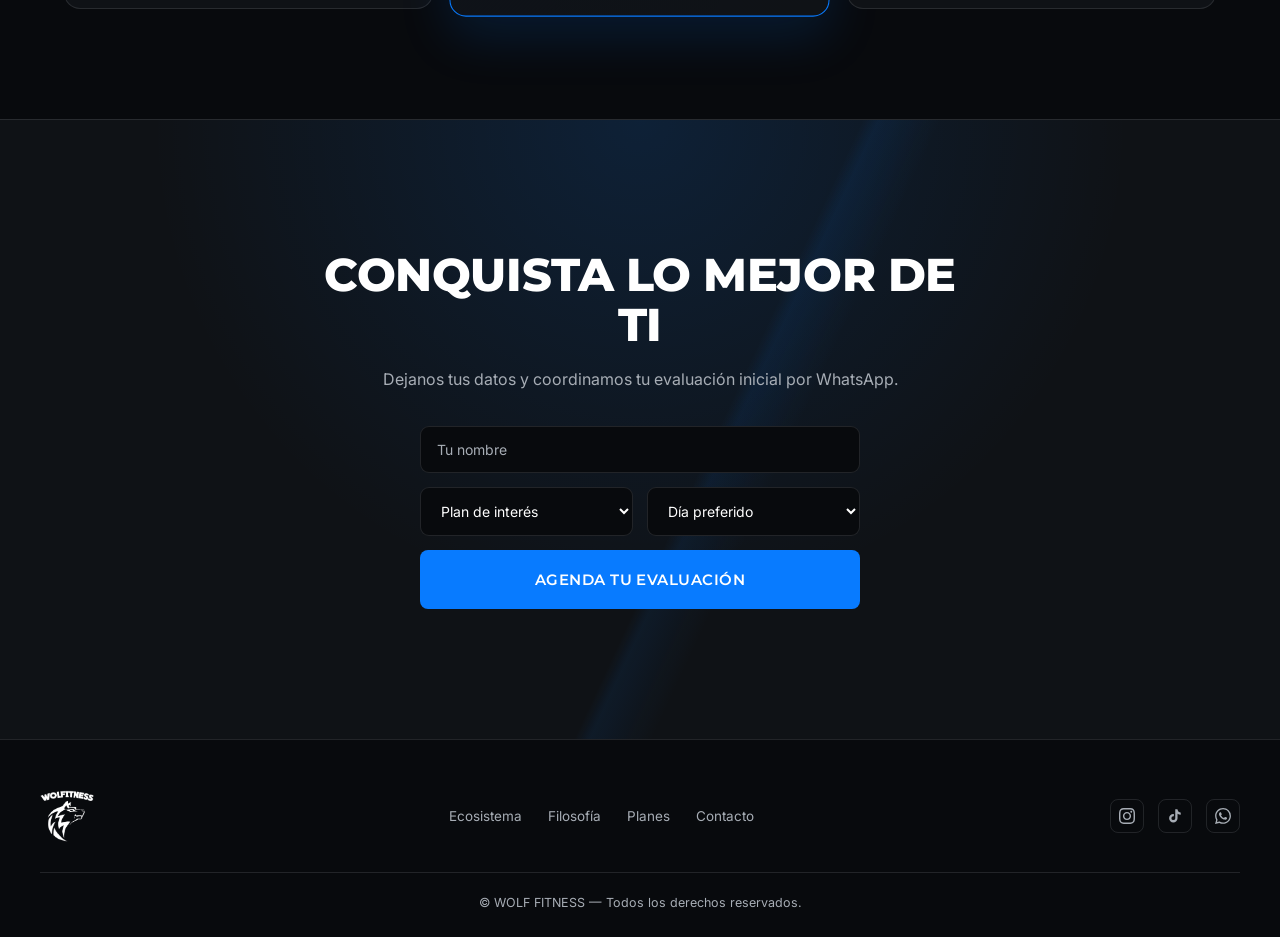
<file: src/View/Index.html>
<!DOCTYPE html>
<html lang="es">

<head>
    <meta charset="UTF-8">
    <meta name="viewport" content="width=device-width, initial-scale=1.0">
    <title>WOLF FITNESS — Conquista lo mejor de ti</title>
    <link rel="preconnect" href="https://fonts.googleapis.com">
    <link
        href="https://fonts.googleapis.com/css2?family=Inter:wght@400;500;600&family=Montserrat:wght@600;700;800&display=swap"
        rel="stylesheet">
    <link rel="icon" type="image/png" href="../assets/favicon.png">
    <link rel="stylesheet" href="../Style/style.css">
</head>

<body>

    <!-- NAV -->
    <header class="nav" id="nav">
        <div class="nav-inner">
            <a href="#" class="logo">
                <img class="logo-mark" src="../logo-icon.png" alt="Wolf Fitness">
                <span>WOLF<b>FITNESS</b></span>
            </a>

            <nav class="nav-links" id="navLinks">
                <a href="#ecosistema">Ecosistema</a>
                <a href="#lobo">Filosofía</a>
                <a href="#planes">Planes</a>
                <a href="#contacto">Contacto</a>
            </nav>

            <a href="#contacto" class="btn btn-primary btn-small">COMENZAR AHORA</a>

            <button class="nav-toggle" id="navToggle" aria-label="Abrir menú">
                <span></span><span></span><span></span>
            </button>
        </div>
    </header>

    <!-- HERO -->
    <section class="hero">
        <div class="hero-bg">
            <svg class="hero-lines" viewBox="0 0 1200 700" preserveAspectRatio="none">
                <polyline points="0,600 200,540 380,580 560,420 740,460 920,260 1100,300 1200,140" />
            </svg>
            <div class="hero-cut"></div>
            <div class="hero-tri hero-tri-1"></div>
            <div class="hero-tri hero-tri-2"></div>
        </div>

        <div class="hero-content">
            <span class="eyebrow">ENTRENAMIENTO · NUTRICIÓN · RECUPERACIÓN · DESARROLLO</span>
            <h1>CONSTRUYE TU<br>MEJOR VERSIÓN</h1>
            <p class="hero-sub">
                No se trata solo de ponerte en forma. Se trata de construir una versión de ti
                capaz de alcanzar lo que busca.
            </p>
            <div class="hero-actions">
                <a href="#contacto" class="btn btn-primary">QUIERO COMENZAR</a>
                <a href="#ecosistema" class="btn btn-secondary">CONOCER WOLF</a>
            </div>
        </div>
    </section>

    <!-- ECOSISTEMA -->
    <section class="ecosistema" id="ecosistema">
        <div class="section-head">
            <span class="eyebrow eyebrow-dark">EL ECOSISTEMA</span>
            <h2>Cuatro pilares. Un solo camino.</h2>
        </div>

        <div class="grid-4">
            <article class="pillar-card">
                <div class="pillar-icon"><svg viewBox="0 0 24 24">
                        <path
                            d="M4 12h4M16 12h4M8 8v8M16 8v8M4 12a1 1 0 011-1h2v2H5a1 1 0 01-1-1zM19 12a1 1 0 00-1-1h-2v2h2a1 1 0 001-1z"
                            stroke="#087BFF" stroke-width="1.6" fill="none" stroke-linecap="round" />
                    </svg></div>
                <h3>Entrenamiento físico</h3>
                <p>Rutinas personalizadas y seguimiento constante, diseñadas para tu nivel y tus objetivos reales.</p>
            </article>

            <article class="pillar-card">
                <div class="pillar-icon"><svg viewBox="0 0 24 24">
                        <path d="M12 3v18M7 8c0-3 5-5 5-5s5 2 5 5-5 5-5 5-5-2-5-5z" stroke="#087BFF" stroke-width="1.6"
                            fill="none" stroke-linecap="round" stroke-linejoin="round" />
                    </svg></div>
                <h3>Nutrición</h3>
                <p>Orientación y acompañamiento nutricional que se adapta a tu rutina, no al revés.</p>
            </article>

            <article class="pillar-card">
                <div class="pillar-icon"><svg viewBox="0 0 24 24">
                        <circle cx="12" cy="12" r="8" stroke="#087BFF" stroke-width="1.6" fill="none" />
                        <path d="M12 8v4l3 2" stroke="#087BFF" stroke-width="1.6" fill="none" stroke-linecap="round" />
                    </svg></div>
                <h3>Recuperación</h3>
                <p>Acceso a fisioterapia y especialistas para que el progreso no se detenga por lesiones.</p>
            </article>

            <article class="pillar-card">
                <div class="pillar-icon"><svg viewBox="0 0 24 24">
                        <path d="M12 2 L22 20 L2 20 Z" stroke="#087BFF" stroke-width="1.6" fill="none"
                            stroke-linejoin="round" />
                    </svg></div>
                <h3>Desarrollo personal</h3>
                <p>Coaching, creación de hábitos y disciplina para sostener el cambio más allá del gimnasio.</p>
            </article>
        </div>
    </section>

    <!-- FILOSOFÍA DEL LOBO -->
    <section class="lobo" id="lobo">
        <div class="lobo-inner">
            <div class="lobo-text">
                <span class="eyebrow">LA FILOSOFÍA</span>
                <h2>Poder bajo control.</h2>
                <p>
                    El lobo no avanza solo. Enfrenta, se adapta, y aprende primero a dirigirse
                    a sí mismo antes de dirigir a otros. Esa es la identidad de WOLF.
                </p>
            </div>

            <div class="lobo-traits">
                <div class="trait"><span class="trait-mark">▲</span>
                    <div>
                        <h4>Fuerza</h4>
                        <p>Capacidad para enfrentar dificultades.</p>
                    </div>
                </div>
                <div class="trait"><span class="trait-mark">▲</span>
                    <div>
                        <h4>Disciplina</h4>
                        <p>Hacer lo necesario incluso cuando desaparece la motivación.</p>
                    </div>
                </div>
                <div class="trait"><span class="trait-mark">▲</span>
                    <div>
                        <h4>Adaptación</h4>
                        <p>Aprender, evolucionar y responder al entorno.</p>
                    </div>
                </div>
                <div class="trait"><span class="trait-mark">▲</span>
                    <div>
                        <h4>Manada</h4>
                        <p>Entrenadores, especialistas y comunidad forman parte del proceso.</p>
                    </div>
                </div>
                <div class="trait"><span class="trait-mark">▲</span>
                    <div>
                        <h4>Liderazgo</h4>
                        <p>Aprender primero a dirigirse a uno mismo.</p>
                    </div>
                </div>
            </div>
        </div>
    </section>

    <!-- STATS -->
    <section class="stats">
        <div class="stat"><span class="stat-num" data-target="500">0</span><span class="stat-plus">+</span><span
                class="stat-label">Transformaciones</span></div>
        <div class="stat"><span class="stat-num" data-target="8">0</span><span class="stat-label">Años de
                trayectoria</span></div>
        <div class="stat"><span class="stat-num" data-target="24">0</span><span class="stat-label">Acompañamiento
                /7</span></div>
        <div class="stat"><span class="stat-num" data-target="12">0</span><span class="stat-label">Especialistas en
                manada</span></div>
    </section>

    <!-- PLANES -->
    <section class="planes" id="planes">
        <div class="section-head">
            <span class="eyebrow eyebrow-dark">LOS PLANES</span>
            <h2>Elegí tu punto de partida.</h2>
        </div>

        <div class="grid-3">
            <article class="plan-card">
                <h3>Básico</h3>
                <p class="plan-desc">Acceso a entrenamiento guiado y seguimiento de progreso.</p>
                <div class="plan-price">$29<span>/mes</span></div>
                <ul class="plan-list">
                    <li>Rutinas personalizadas</li>
                    <li>Seguimiento mensual</li>
                    <li>Comunidad WOLF</li>
                </ul>
                <a href="#contacto" class="btn btn-secondary btn-block">ELEGIR PLAN</a>
            </article>

            <article class="plan-card plan-featured">
                <span class="plan-tag">MÁS ELEGIDO</span>
                <h3>Pro</h3>
                <p class="plan-desc">Entrenamiento + nutrición, con acompañamiento cercano.</p>
                <div class="plan-price">$59<span>/mes</span></div>
                <ul class="plan-list">
                    <li>Todo lo del plan Básico</li>
                    <li>Plan nutricional a medida</li>
                    <li>Check-ins quincenales</li>
                    <li>Acceso a especialistas</li>
                </ul>
                <a href="#contacto" class="btn btn-primary btn-block">ELEGIR PLAN</a>
            </article>

            <article class="plan-card">
                <h3>Elite</h3>
                <p class="plan-desc">El ecosistema completo, sin límites de acompañamiento.</p>
                <div class="plan-price">$99<span>/mes</span></div>
                <ul class="plan-list">
                    <li>Todo lo del plan Pro</li>
                    <li>Fisioterapia incluida</li>
                    <li>Coaching de hábitos 1:1</li>
                    <li>Prioridad en agenda</li>
                </ul>
                <a href="#contacto" class="btn btn-secondary btn-block">ELEGIR PLAN</a>
            </article>
        </div>
    </section>

    <!-- CTA -->
    <section class="cta" id="contacto">
        <div class="cta-cut"></div>
        <div class="cta-content">
            <h2>CONQUISTA LO MEJOR DE TI</h2>
            <p>Dejanos tus datos y coordinamos tu evaluación inicial por WhatsApp.</p>

            <form class="cta-form" id="ctaForm">
                <div class="form-row">
                    <input type="text" id="ctaNombre" placeholder="Tu nombre" required>
                </div>

                <div class="form-row form-row-split">
                    <select id="ctaPlan" required>
                        <option value="" disabled selected>Plan de interés</option>
                        <option value="Básico">Básico</option>
                        <option value="Pro">Pro</option>
                        <option value="Elite">Elite</option>
                        <option value="Todavía no lo sé">Todavía no lo sé</option>
                    </select>

                    <select id="ctaDia" required>
                        <option value="" disabled selected>Día preferido</option>
                        <option value="Lunes">Lunes</option>
                        <option value="Martes">Martes</option>
                        <option value="Miércoles">Miércoles</option>
                        <option value="Jueves">Jueves</option>
                        <option value="Viernes">Viernes</option>
                        <option value="Sábado">Sábado</option>
                    </select>
                </div>

                <button type="submit" class="btn btn-primary btn-large btn-block">
                    AGENDA TU EVALUACIÓN
                </button>
            </form>
        </div>
    </section>

    <!-- FOOTER -->
    <footer class="footer">
        <div class="footer-inner">
            <a href="#" class="logo logo-footer">
                <img class="logo-full" src="../logo-full.png" alt="Wolf Fitness">
            </a>

            <nav class="footer-links">
                <a href="#ecosistema">Ecosistema</a>
                <a href="#lobo">Filosofía</a>
                <a href="#planes">Planes</a>
                <a href="#contacto">Contacto</a>
            </nav>


            <div class="footer-social">
                <a href="https://instagram.com/conquistalomejordeti" aria-label="Instagram" target="_blank">
                    <svg xmlns="http://www.w3.org/2000/svg" width="16" height="16" fill="currentColor"
                        viewBox="0 0 24 24">
                        <path
                            d="M12 2.163c3.204 0 3.584.012 4.85.07 3.252.148 4.771 1.691 4.919 4.919.058 1.265.069 1.645.069 4.849 0 3.205-.012 3.584-.069 4.849-.149 3.225-1.664 4.771-4.919 4.919-1.266.058-1.644.07-4.85.07-3.204 0-3.584-.012-4.849-.07-3.26-.149-4.771-1.699-4.919-4.92-.058-1.265-.07-1.644-.07-4.849 0-3.204.013-3.583.07-4.849.149-3.227 1.664-4.771 4.919-4.919 1.266-.057 1.645-.069 4.849-.069zm0-2.163c-3.259 0-3.667.014-4.947.072-4.358.2-6.78 2.618-6.98 6.98-.059 1.281-.073 1.689-.073 4.948 0 3.259.014 3.668.072 4.948.2 4.358 2.618 6.78 6.98 6.98 1.281.058 1.689.072 4.948.072 3.259 0 3.668-.014 4.948-.072 4.354-.2 6.782-2.618 6.979-6.98.059-1.28.073-1.689.073-4.948 0-3.259-.014-3.667-.072-4.947-.196-4.354-2.617-6.78-6.979-6.98-1.281-.059-1.69-.073-4.949-.073zm0 5.838c-3.403 0-6.162 2.759-6.162 6.162s2.759 6.163 6.162 6.163 6.162-2.759 6.162-6.163c0-3.403-2.759-6.162-6.162-6.162zm0 10.162c-2.209 0-4-1.79-4-4 0-2.209 1.791-4 4-4s4 1.791 4 4c0 2.21-1.791 4-4 4zm6.406-11.845c-.796 0-1.441.645-1.441 1.44s.645 1.44 1.441 1.44c.795 0 1.439-.645 1.439-1.44s-.644-1.44-1.439-1.44z" />
                    </svg>
                </a>
                <a href="https://tiktok.com/@conquistalomejordeti" aria-label="TikTok" target="_blank">
                    <svg xmlns="http://www.w3.org/2000/svg" width="16" height="16" fill="currentColor"
                        viewBox="0 0 24 24">
                        <path
                            d="M19.59 6.69a4.83 4.83 0 01-3.77-4.25V2h-3.45v13.67a2.89 2.89 0 01-2.88 2.5 2.89 2.89 0 01-2.89-2.89 2.89 2.89 0 012.89-2.89c.28 0 .54.04.79.1V9.01a6.33 6.33 0 00-.79-.05 6.34 6.34 0 00-6.34 6.34 6.34 6.34 0 006.34 6.34 6.34 6.34 0 006.33-6.34V8.69a8.18 8.18 0 004.78 1.52V6.75a4.85 4.85 0 01-1.01-.06z" />
                    </svg>
                </a>
                <a href="https://wa.me/522212893014" aria-label="WhatsApp" target="_blank">
                    <svg xmlns="http://www.w3.org/2000/svg" width="16" height="16" fill="currentColor"
                        viewBox="0 0 24 24">
                        <path
                            d="M17.472 14.382c-.297-.149-1.758-.867-2.03-.967-.273-.099-.471-.148-.67.15-.197.297-.767.966-.94 1.164-.173.199-.347.223-.644.075-.297-.15-1.255-.463-2.39-1.475-.883-.788-1.48-1.761-1.653-2.059-.173-.297-.018-.458.13-.606.134-.133.298-.347.446-.52.149-.174.198-.298.298-.497.099-.198.05-.371-.025-.52-.075-.149-.669-1.612-.916-2.207-.242-.579-.487-.5-.669-.51-.173-.008-.371-.01-.57-.01-.198 0-.52.074-.792.372-.272.297-1.04 1.016-1.04 2.479 0 1.462 1.065 2.875 1.213 3.074.149.198 2.096 3.2 5.077 4.487.709.306 1.262.489 1.694.625.712.227 1.36.195 1.871.118.571-.085 1.758-.719 2.006-1.413.248-.694.248-1.289.173-1.413-.074-.124-.272-.198-.57-.347m-5.421 7.403h-.004a9.87 9.87 0 01-5.031-1.378l-.361-.214-3.741.982.998-3.648-.235-.374a9.86 9.86 0 01-1.51-5.26c.001-5.45 4.436-9.884 9.888-9.884 2.64 0 5.122 1.03 6.988 2.898a9.825 9.825 0 012.893 6.994c-.003 5.45-4.437 9.884-9.885 9.884m8.413-18.297A11.815 11.815 0 0012.05 0C5.495 0 .16 5.335.157 11.892c0 2.096.547 4.142 1.588 5.945L.057 24l6.305-1.654a11.882 11.882 0 005.683 1.448h.005c6.554 0 11.89-5.335 11.893-11.893a11.821 11.821 0 00-3.48-8.413z" />
                    </svg>
                </a>
            </div>
        </div>
        <div class="footer-bottom">© WOLF FITNESS — Todos los derechos reservados.</div>
    </footer>

    <script src="../Script/app.js"></script>
</body>

</html>
</file>
<file: src/Style/style.css>
:root {
  --black: #080A0D;
  --black-2: #0F1216;
  --black-3: #14181D;
  --white: #FFFFFF;
  --blue: #087BFF;
  --blue-bright: #2C93FF;
  --steel: #A7ADB5;
  --border: rgba(167, 173, 181, 0.16);
}

* { box-sizing: border-box; margin: 0; padding: 0; }

html { scroll-behavior: smooth; }

body {
  background: var(--black);
  color: var(--white);
  font-family: 'Inter', sans-serif;
  font-weight: 400;
  line-height: 1.6;
}

h1, h2, h3, h4 {
  font-family: 'Montserrat', sans-serif;
  font-weight: 800;
  letter-spacing: -0.01em;
  line-height: 1.1;
}

img, svg { display: block; max-width: 100%; }

a { color: inherit; text-decoration: none; }

ul { list-style: none; }

.eyebrow {
  display: inline-block;
  font-family: 'Montserrat', sans-serif;
  font-weight: 700;
  font-size: 12px;
  letter-spacing: 0.14em;
  color: var(--blue);
  margin-bottom: 16px;
}
.eyebrow-dark { color: var(--blue); }

/* BUTTONS */
.btn {
  display: inline-flex;
  align-items: center;
  justify-content: center;
  font-family: 'Montserrat', sans-serif;
  font-weight: 600;
  font-size: 14px;
  letter-spacing: 0.03em;
  padding: 16px 30px;
  border-radius: 8px;
  border: 1.5px solid transparent;
  cursor: pointer;
  transition: all .25s ease;
}
.btn-primary {
  background: var(--blue);
  color: var(--white);
  box-shadow: 0 0 0 rgba(8,123,255,0);
}
.btn-primary:hover {
  background: var(--blue-bright);
  box-shadow: 0 8px 30px rgba(8,123,255,0.35);
  transform: translateY(-2px);
}
.btn-secondary {
  background: transparent;
  border-color: var(--blue);
  color: var(--white);
}
.btn-secondary:hover {
  background: rgba(8,123,255,0.1);
  box-shadow: 0 0 20px rgba(8,123,255,0.2);
}
.btn-small { padding: 11px 20px; font-size: 12.5px; }
.btn-large { padding: 19px 40px; font-size: 15px; }
.btn-block { width: 100%; }

/* NAV */
.nav {
  position: fixed;
  top: 0; left: 0; right: 0;
  z-index: 100;
  background: rgba(8,10,13,0.75);
  backdrop-filter: blur(14px);
  border-bottom: 1px solid var(--border);
}
.nav-inner {
  max-width: 1200px;
  margin: 0 auto;
  padding: 16px 24px;
  display: flex;
  align-items: center;
  justify-content: space-between;
  gap: 24px;
}
.logo {
  display: flex;
  align-items: center;
  gap: 10px;
  font-family: 'Montserrat', sans-serif;
  font-weight: 600;
  font-size: 15px;
  letter-spacing: 0.03em;
  flex-shrink: 0;
}
.logo b { font-weight: 800; color: var(--blue); }
.logo-mark {
  width: 30px;
  height: 30px;
  object-fit: contain;
  filter: drop-shadow(0 0 6px rgba(8,123,255,0.25));
}
.logo-footer { display: flex; align-items: center; }
.logo-full {
  height: 52px;
  width: auto;
  object-fit: contain;
}

.nav-links {
  display: flex;
  gap: 32px;
  flex: 1;
  justify-content: center;
}
.nav-links a {
  font-size: 14px;
  font-weight: 500;
  color: var(--steel);
  transition: color .2s ease;
}
.nav-links a:hover { color: var(--white); }

.nav-toggle {
  display: none;
  flex-direction: column;
  gap: 5px;
  background: none;
  border: none;
  cursor: pointer;
  padding: 4px;
}
.nav-toggle span {
  width: 22px; height: 2px;
  background: var(--white);
}

/* HERO */
.hero {
  position: relative;
  min-height: 100vh;
  display: flex;
  align-items: center;
  overflow: hidden;
  padding: 140px 24px 80px;
}
.hero-bg {
  position: absolute;
  inset: 0;
  background:
    radial-gradient(circle at 78% 20%, rgba(8,123,255,0.14), transparent 45%),
    radial-gradient(circle at 10% 90%, rgba(8,123,255,0.08), transparent 40%);
}
.hero-lines {
  position: absolute;
  inset: 0;
  width: 100%;
  height: 100%;
  opacity: 0.5;
}
.hero-lines polyline {
  fill: none;
  stroke: rgba(8,123,255,0.55);
  stroke-width: 2;
  stroke-linecap: round;
  stroke-linejoin: round;
}
.hero-cut {
  position: absolute;
  right: -10%;
  top: -20%;
  width: 60%;
  height: 140%;
  background: linear-gradient(135deg, transparent 40%, rgba(8,123,255,0.05) 41%, transparent 42%),
              linear-gradient(135deg, var(--black-2) 0%, transparent 60%);
  clip-path: polygon(30% 0, 100% 0, 100% 100%, 0% 100%);
}
.hero-tri {
  position: absolute;
  width: 0; height: 0;
  border-style: solid;
  opacity: 0.5;
}
.hero-tri-1 {
  top: 18%; right: 12%;
  border-width: 0 14px 22px 14px;
  border-color: transparent transparent var(--blue) transparent;
  opacity: 0.7;
}
.hero-tri-2 {
  bottom: 14%; right: 22%;
  border-width: 0 9px 15px 9px;
  border-color: transparent transparent var(--steel) transparent;
  opacity: 0.35;
}

.hero-content {
  position: relative;
  max-width: 720px;
  margin: 0 auto;
  width: 100%;
}
.hero-content h1 {
  font-size: clamp(40px, 7vw, 76px);
  margin-bottom: 22px;
}
.hero-sub {
  font-size: 17px;
  color: var(--steel);
  max-width: 520px;
  margin-bottom: 40px;
}
.hero-actions { display: flex; gap: 16px; flex-wrap: wrap; }

/* SECTION HEAD */
.section-head {
  max-width: 620px;
  margin: 0 auto 56px;
  text-align: center;
}
.section-head h2 { font-size: clamp(26px, 4vw, 38px); }

/* ECOSISTEMA */
.ecosistema {
  padding: 110px 24px;
  max-width: 1200px;
  margin: 0 auto;
}
.grid-4 {
  display: grid;
  grid-template-columns: repeat(4, 1fr);
  gap: 20px;
}
.pillar-card {
  background: var(--black-2);
  border: 1px solid var(--border);
  border-radius: 14px;
  padding: 30px 24px;
  transition: border-color .25s ease, transform .25s ease;
}
.pillar-card:hover {
  border-color: rgba(8,123,255,0.5);
  transform: translateY(-4px);
}
.pillar-icon {
  width: 42px; height: 42px;
  margin-bottom: 20px;
}
.pillar-card h3 {
  font-size: 17px;
  margin-bottom: 10px;
}
.pillar-card p {
  font-size: 14px;
  color: var(--steel);
}

/* LOBO */
.lobo {
  background: var(--black-2);
  border-top: 1px solid var(--border);
  border-bottom: 1px solid var(--border);
  padding: 110px 24px;
}
.lobo-inner {
  max-width: 1200px;
  margin: 0 auto;
  display: grid;
  grid-template-columns: 0.8fr 1.2fr;
  gap: 70px;
  align-items: start;
}
.lobo-text h2 { font-size: clamp(28px, 4vw, 42px); margin-bottom: 18px; }
.lobo-text p { color: var(--steel); font-size: 15.5px; max-width: 380px; }

.lobo-traits { display: flex; flex-direction: column; gap: 26px; }
.trait {
  display: flex;
  gap: 18px;
  padding-bottom: 26px;
  border-bottom: 1px solid var(--border);
}
.trait:last-child { border-bottom: none; padding-bottom: 0; }
.trait-mark {
  color: var(--blue);
  font-size: 13px;
  line-height: 1.8;
}
.trait h4 { font-size: 16px; margin-bottom: 4px; }
.trait p { font-size: 14px; color: var(--steel); }

/* STATS */
.stats {
  max-width: 1200px;
  margin: 0 auto;
  padding: 90px 24px;
  display: grid;
  grid-template-columns: repeat(4, 1fr);
  gap: 20px;
  text-align: center;
}
.stat-num {
  font-family: 'Montserrat', sans-serif;
  font-weight: 800;
  font-size: clamp(36px, 5vw, 56px);
  color: var(--blue);
}
.stat-plus {
  font-family: 'Montserrat', sans-serif;
  font-weight: 800;
  font-size: clamp(24px, 3vw, 34px);
  color: var(--blue);
}
.stat-label {
  display: block;
  margin-top: 8px;
  font-size: 13px;
  color: var(--steel);
  text-transform: uppercase;
  letter-spacing: 0.04em;
}

/* PLANES */
.planes {
  padding: 110px 24px;
  max-width: 1200px;
  margin: 0 auto;
}
.grid-3 {
  display: grid;
  grid-template-columns: repeat(3, 1fr);
  gap: 22px;
  align-items: stretch;
}
.plan-card {
  background: var(--black-2);
  border: 1px solid var(--border);
  border-radius: 16px;
  padding: 36px 28px;
  display: flex;
  flex-direction: column;
  position: relative;
}
.plan-featured {
  background: linear-gradient(160deg, #0d1420, var(--black-2));
  border-color: var(--blue);
  box-shadow: 0 20px 50px rgba(8,123,255,0.15);
  transform: scale(1.03);
}
.plan-tag {
  position: absolute;
  top: -12px; right: 24px;
  background: var(--blue);
  color: var(--white);
  font-family: 'Montserrat', sans-serif;
  font-size: 10.5px;
  font-weight: 700;
  letter-spacing: 0.05em;
  padding: 5px 12px;
  border-radius: 999px;
}
.plan-card h3 { font-size: 20px; margin-bottom: 8px; }
.plan-desc { color: var(--steel); font-size: 13.5px; margin-bottom: 22px; }
.plan-price {
  font-family: 'Montserrat', sans-serif;
  font-weight: 800;
  font-size: 40px;
  margin-bottom: 26px;
}
.plan-price span { font-size: 15px; color: var(--steel); font-weight: 500; }
.plan-list { margin-bottom: 30px; flex: 1; }
.plan-list li {
  font-size: 14px;
  color: var(--steel);
  padding: 9px 0;
  border-bottom: 1px solid var(--border);
}
.plan-list li:last-child { border-bottom: none; }
.plan-list li::before {
  content: "▲";
  color: var(--blue);
  font-size: 8px;
  margin-right: 10px;
  vertical-align: middle;
}

/* CTA */
.cta {
  position: relative;
  overflow: hidden;
  padding: 130px 24px;
  text-align: center;
  background: var(--black-2);
  border-top: 1px solid var(--border);
}
.cta-cut {
  position: absolute;
  inset: 0;
  background:
    linear-gradient(115deg, transparent 55%, rgba(8,123,255,0.08) 56%, transparent 60%),
    radial-gradient(circle at 50% 0%, rgba(8,123,255,0.14), transparent 55%);
}
.cta-content { position: relative; max-width: 640px; margin: 0 auto; }
.cta h2 {
  font-size: clamp(28px, 5vw, 46px);
  margin-bottom: 16px;
}
.cta p {
  color: var(--steel);
  font-size: 16px;
  margin-bottom: 34px;
}

.cta-form {
  display: flex;
  flex-direction: column;
  gap: 14px;
  max-width: 440px;
  margin: 0 auto;
  text-align: left;
}
.form-row-split {
  display: grid;
  grid-template-columns: 1fr 1fr;
  gap: 14px;
}
.cta-form input,
.cta-form select {
  width: 100%;
  background: var(--black);
  border: 1.5px solid var(--border);
  border-radius: 9px;
  padding: 14px 16px;
  color: var(--white);
  font-family: 'Inter', sans-serif;
  font-size: 14px;
  outline: none;
  transition: border-color .2s ease;
}
.cta-form input::placeholder { color: var(--steel); }
.cta-form input:focus,
.cta-form select:focus { border-color: var(--blue); }
.cta-form select { cursor: pointer; }
.cta-form select option { background: var(--black-2); }

@media (max-width: 520px) {
  .form-row-split { grid-template-columns: 1fr; }
}

/* FOOTER */
.footer {
  border-top: 1px solid var(--border);
  padding: 50px 24px 24px;
}
.footer-inner {
  max-width: 1200px;
  margin: 0 auto;
  display: flex;
  align-items: center;
  justify-content: space-between;
  flex-wrap: wrap;
  gap: 24px;
  padding-bottom: 30px;
}
.footer-links { display: flex; gap: 26px; }
.footer-links a { font-size: 13.5px; color: var(--steel); }
.footer-links a:hover { color: var(--white); }
.footer-social { display: flex; gap: 14px; }
.footer-social a {
  width: 34px; height: 34px;
  border: 1px solid var(--border);
  border-radius: 8px;
  display: flex; align-items: center; justify-content: center;
  font-size: 11px;
  font-weight: 700;
  color: var(--steel);
}
.footer-social a:hover { border-color: var(--blue); color: var(--blue); }
.footer-bottom {
  max-width: 1200px;
  margin: 0 auto;
  border-top: 1px solid var(--border);
  padding-top: 20px;
  font-size: 12.5px;
  color: var(--steel);
  text-align: center;
}

/* RESPONSIVE */
@media (max-width: 900px) {
  .grid-4 { grid-template-columns: repeat(2, 1fr); }
  .lobo-inner { grid-template-columns: 1fr; gap: 40px; }
  .grid-3 { grid-template-columns: 1fr; }
  .plan-featured { transform: none; }
  .stats { grid-template-columns: repeat(2, 1fr); }
}

@media (max-width: 720px) {
  .nav-links { display: none; }
  .nav-toggle { display: flex; }
  .nav .btn-small { display: none; }

  .nav-links.open {
    display: flex;
    position: absolute;
    top: 100%; left: 0; right: 0;
    background: var(--black);
    flex-direction: column;
    padding: 20px 24px;
    border-bottom: 1px solid var(--border);
    gap: 18px;
  }

  .grid-4 { grid-template-columns: 1fr; }
}
</file>
